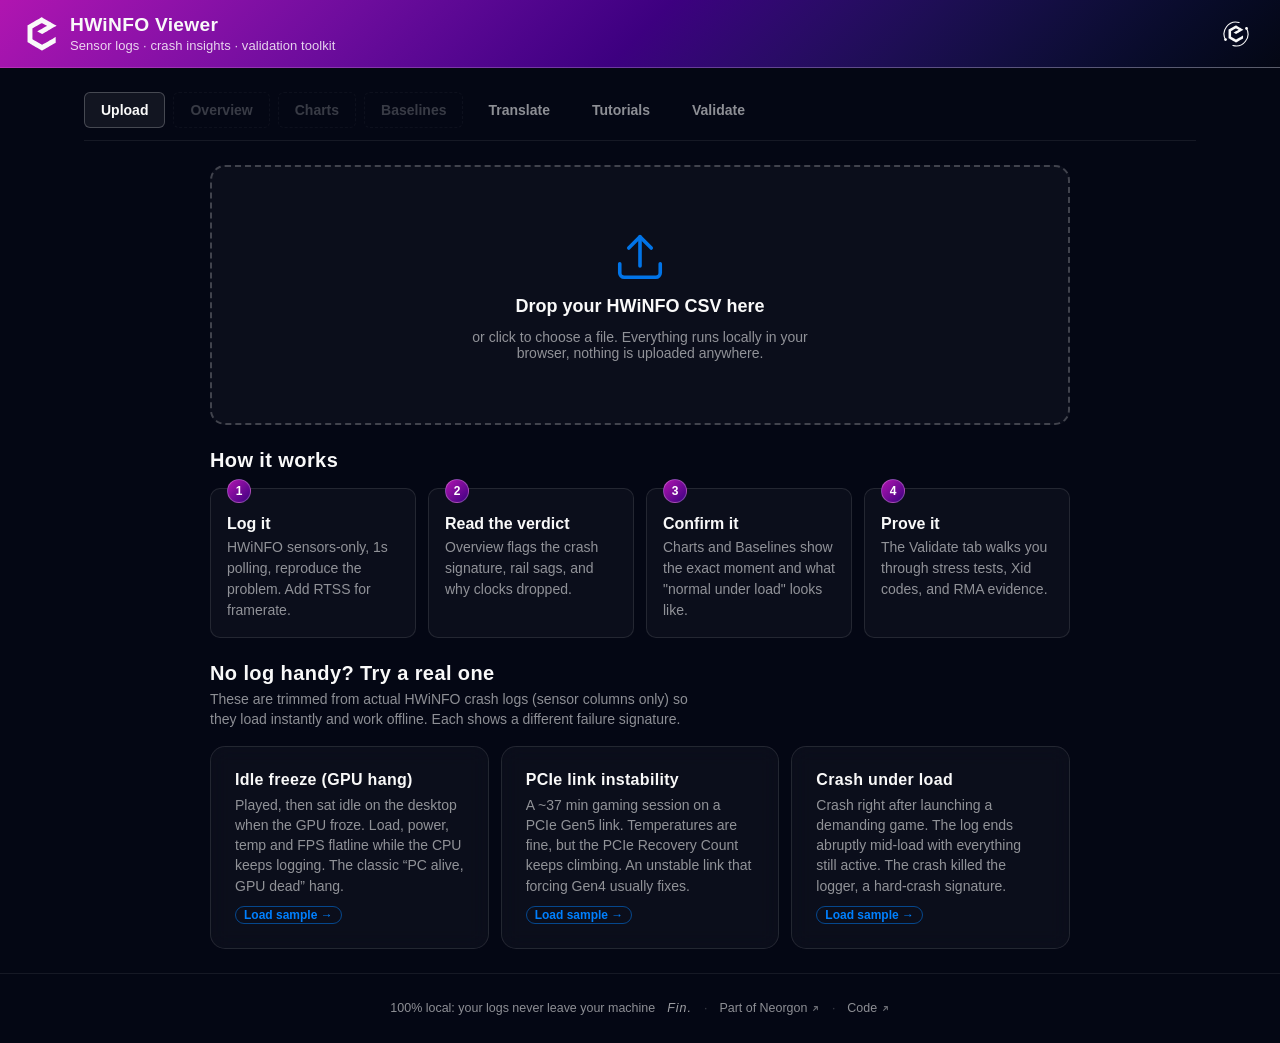
<file: index.html>
<!DOCTYPE html>
<html lang="en">
<head>
  <meta charset="UTF-8">
  <meta name="viewport" content="width=device-width, initial-scale=1.0">
  <link rel="icon" type="image/svg+xml" href="/favicon.svg">
  <link rel="icon" type="image/x-icon" href="/favicon.ico" sizes="16x16 32x32 48x48">
  <link rel="apple-touch-icon" sizes="180x180" href="/apple-touch-icon.png">
  <meta name="apple-mobile-web-app-title" content="HWiNFO Viewer">
  <link rel="manifest" href="/site.webmanifest">
  <meta name="neo-mark" content="on">
  <title>HWiNFO Viewer | Log visualizer & PC validation</title>
  <meta name="description" content="Drop a HWiNFO CSV to visualize GPU sensors, spot the crash, read performance-limit flags, and follow a phased toolkit to validate your whole PC, all in your browser, nothing uploaded">
  <meta property="og:title" content="HWiNFO Viewer: sensor log visualizer & PC validation toolkit">
  <meta property="og:description" content="Visualize hardware logs, find the crash, then prove it, stress tests, Xid codes, and RMA evidence. 100% local in your browser">
  <meta property="og:type" content="website">
  <meta property="og:url" content="https://hwinfo.neorgon.com/">
  <meta property="og:site_name" content="Neorgon">
  <meta name="twitter:card" content="summary_large_image">
  <meta name="twitter:title" content="HWiNFO Viewer: sensor log visualizer & PC validation toolkit">
  <meta name="twitter:description" content="Visualize hardware logs, find the crash, then prove it, all in your browser">
  <meta name="robots" content="index, follow">
  <link rel="canonical" href="https://hwinfo.neorgon.com/">
  <meta property="og:locale" content="en_US">
  <meta name="theme-color" content="#040714">
  <link rel="stylesheet" href="https://cdn.neorgon.org/v1.0.0/styles/base.css">
  <link rel="stylesheet" href="app/css/style.css">
  <!-- Neorgon Header Kit (vendored; ?header=live swaps CSS to CDN) -->
  <script>(function(){var m=location.search.match(/[?&]theme=([\w-]+)/)||document.cookie.match(/(?:^|;\s*)neo_theme=([\w-]+)/);if(m&&m[1]!=='default')document.documentElement.dataset.theme=decodeURIComponent(m[1]);})();</script>
  <link rel="stylesheet" href="css/neorgon-header.css">
  <link rel="stylesheet" href="css/neorgon-themes.css">
  <link rel="stylesheet" href="https://cdn.neorgon.org/v1.0.0/header/season.css">
  <script defer src="js/neorgon-header.js"></script>
  <meta name="neo-repo" content="energon-a-secas/hwinfo-viewer-site">
  <link rel="stylesheet" href="css/neorgon-footer.css">
  <script defer src="js/neorgon-footer.js"></script>
  <script type="application/ld+json">
  {
    "@context": "https://schema.org",
    "@type": "WebApplication",
    "name": "HWiNFO Viewer",
    "description": "Browser-based HWiNFO CSV log visualizer with load baselines, crash detection, performance-limit analysis, and a phased PC validation toolkit.",
    "url": "https://hwinfo.neorgon.com/",
    "applicationCategory": "DeveloperApplication",
    "operatingSystem": "Any",
    "offers": { "@type": "Offer", "price": "0", "priceCurrency": "USD" },
    "author": { "@type": "Organization", "name": "Neorgon", "url": "https://neorgon.com/" }
  }
  </script>
</head>
<body>

  <a class="skip-link" href="#main">Skip to content</a>

  <header class="header-bar" data-header-mode="content">
    <div class="header-logo">
      <a href="./" class="header-title-link">
        <img src="https://cdn.neorgon.org/v1.0.0/energon-classic-logo.png" class="header-logo-img" alt="">
        <div class="header-title-wrap">
        <h1>HWiNFO Viewer</h1>
        <div class="header-subtitle">Sensor logs · crash insights · validation toolkit</div>
      
        </div>
      </a>
    </div>
    <div class="header-right">
      <a class="header-home" href="https://neorgon.com/" title="neorgon.com" aria-label="Neorgon home">
        <svg class="nh-hub-icon" viewBox="0 0 24 24" fill="none" xmlns="http://www.w3.org/2000/svg" aria-hidden="true">
          <path d="M12 4.4 18.58 8.2 18.58 15.8 12 19.6 5.42 15.8 5.42 8.2Z" fill="currentColor" stroke="none"/>
          <g class="nh-orbit">
            <path d="M2.47 17.50 A11.0 11.0 0 0 1 14.85 1.37" fill="none" stroke="currentColor" stroke-width="1.05" stroke-linecap="round"/>
            <path d="M21.53 6.50 A11.0 11.0 0 0 1 9.15 22.63" fill="none" stroke="currentColor" stroke-width="1.05" stroke-linecap="round"/>
            <circle cx="21.71" cy="6.84" r="1.25" fill="currentColor"/>
            <circle cx="2.29" cy="17.16" r="1.25" fill="currentColor"/>
          </g>
        </svg>
      </a>
    </div>
  </header>

  <main id="main">
    <div class="container container--wide stack">

      <!-- File bar (shown after load) -->
      <div class="file-meta" id="fileBar" hidden></div>

      <!-- Tabs -->
      <nav class="tabs" aria-label="Views">
        <button class="tab active" data-view="upload">Upload</button>
        <button class="tab" data-view="overview" data-requires-data disabled title="Load a CSV to unlock">Overview</button>
        <button class="tab" data-view="charts" data-requires-data disabled title="Load a CSV to unlock">Charts</button>
        <button class="tab" data-view="baselines" data-requires-data disabled title="Load a CSV to unlock">Baselines</button>
        <button class="tab" data-view="translate">Translate</button>
        <button class="tab" data-view="tutorials">Tutorials</button>
        <button class="tab" data-view="validate">Validate</button>
        <button class="btn btn--ghost btn--sm" id="resetBtn" style="margin-left:auto" hidden>Load another</button>
      </nav>

      <!-- ── Upload view ── -->
      <section class="view" data-view="upload" aria-label="Upload">
        <div class="stack">
          <div class="dropzone" id="dropzone" role="button" tabindex="0" aria-label="Upload a HWiNFO CSV file">
            <svg class="dropzone__icon" viewBox="0 0 24 24" fill="none" stroke="currentColor" stroke-width="1.6" stroke-linecap="round" stroke-linejoin="round">
              <path d="M21 15v4a2 2 0 0 1-2 2H5a2 2 0 0 1-2-2v-4"/><path d="M17 8l-5-5-5 5"/><path d="M12 3v13"/>
            </svg>
            <div class="dropzone__title">Drop your HWiNFO CSV here</div>
            <div class="dropzone__hint">or click to choose a file. Everything runs locally in your browser, nothing is uploaded anywhere.</div>
          </div>
          <input type="file" id="fileInput" accept=".csv,.CSV,text/csv" hidden>

          <section class="section">
            <div class="section__titles">
              <h2 class="section__title">How it works</h2>
            </div>
            <div class="steps">
              <div class="step">
                <span class="step__num">1</span>
                <div class="step__title">Log it</div>
                <p class="step__text">HWiNFO sensors-only, 1s polling, reproduce the problem. Add RTSS for framerate.</p>
              </div>
              <div class="step">
                <span class="step__num">2</span>
                <div class="step__title">Read the verdict</div>
                <p class="step__text">Overview flags the crash signature, rail sags, and why clocks dropped.</p>
              </div>
              <div class="step">
                <span class="step__num">3</span>
                <div class="step__title">Confirm it</div>
                <p class="step__text">Charts and Baselines show the exact moment and what "normal under load" looks like.</p>
              </div>
              <div class="step">
                <span class="step__num">4</span>
                <div class="step__title">Prove it</div>
                <p class="step__text">The Validate tab walks you through stress tests, Xid codes, and RMA evidence.</p>
              </div>
            </div>
          </section>

          <section class="section">
            <div class="section__titles">
              <h2 class="section__title">No log handy? Try a real one</h2>
              <p class="section__lead">These are trimmed from actual HWiNFO crash logs (sensor columns only) so they load instantly and work offline. Each shows a different failure signature.</p>
            </div>
            <div id="sampleList" style="display:grid;grid-template-columns:repeat(auto-fill,minmax(250px,1fr));gap:var(--space-3)"></div>
          </section>
        </div>
      </section>

      <!-- ── Overview view ── -->
      <section class="view" data-view="overview" hidden aria-label="Overview">
        <div class="stack">
          <section class="section">
            <div class="section__titles">
              <h2 class="section__title">Insights</h2>
              <p class="section__lead">Automatic read of the log: crash signature, PCIe stability, power delivery, and thermals.</p>
            </div>
            <div class="sev-summary" id="insightSummary"></div>
            <div id="insights"></div>
          </section>
          <section class="section">
            <div class="section__titles">
              <h2 class="section__title">Key numbers</h2>
              <p class="section__lead">Peaks and lows for the sensors that matter most. Colored borders flag values worth a second look.</p>
            </div>
            <div class="stat-grid" id="statGrid"></div>
          </section>
        </div>
      </section>

      <!-- ── Charts view ── -->
      <section class="view" data-view="charts" hidden aria-label="Charts">
        <section class="section">
          <div class="section__titles">
            <h2 class="section__title">Time series</h2>
            <p class="section__lead">
              Each line is normalized to its own range (0–100% of that sensor's min–max), so different units overlay cleanly.
              Hover for exact values.
            </p>
          </div>
          <div class="chips" id="chips"></div>
          <div class="card" style="padding:var(--space-4)">
            <div class="chart-wrap">
              <canvas class="chart-canvas" id="chartCanvas"></canvas>
              <div class="chart-tooltip" id="chartTooltip"></div>
            </div>
            <div class="zone-legend" aria-hidden="true">
              <span class="zone-legend__label">Load zones:</span>
              <span class="zone-legend__item"><i class="zl-swatch zl-idle"></i>idle</span>
              <span class="zone-legend__item"><i class="zl-swatch zl-low"></i>low</span>
              <span class="zone-legend__item"><i class="zl-swatch zl-medium"></i>medium</span>
              <span class="zone-legend__item"><i class="zl-swatch zl-high"></i>high</span>
              <span class="zone-legend__sep"></span>
              <span class="zone-legend__item"><i class="zl-hang"></i>hang marker</span>
            </div>
          </div>
        </section>
      </section>

      <!-- ── Baselines view ── -->
      <section class="view" data-view="baselines" hidden aria-label="Baselines">
        <div class="stack">
          <section class="section">
            <div class="section__titles">
              <h2 class="section__title">Load distribution</h2>
              <p class="section__lead" id="baselineBasis">Load zones computed from GPU utilization.</p>
            </div>
            <div class="stat-grid" id="zoneSummary"></div>
          </section>
          <section class="section">
            <div class="section__titles">
              <h2 class="section__title">Baseline by load zone</h2>
              <p class="section__lead">Average <span class="muted">/ peak</span> for each sensor, split by how hard the GPU was working. Use it to tell "normal under load" from "something's off."</p>
            </div>
            <div class="table-scroll">
              <table class="data">
                <thead><tr>
                  <th>Sensor</th>
                  <th><span class="zone-pill zone-idle">Idle</span></th>
                  <th><span class="zone-pill zone-low">Low</span></th>
                  <th><span class="zone-pill zone-medium">Medium</span></th>
                  <th><span class="zone-pill zone-high">High</span></th>
                </tr></thead>
                <tbody id="baselineTable"></tbody>
              </table>
            </div>
          </section>
        </div>
      </section>

      <!-- ── Translate view ── -->
      <section class="view" data-view="translate" hidden aria-label="Translate">
        <section class="section">
          <div class="section__titles">
            <h2 class="section__title">Translate the metrics</h2>
            <p class="section__lead">What every sensor actually means, what's normal, and what should worry you. Load a log and matching rows get tagged <span class="badge badge--gpu">detected</span> with your values.</p>
          </div>
          <input type="search" class="search-input" id="glossarySearch" placeholder="Search metrics… (e.g. junction, 12V, performance limit)">
          <div class="table-scroll">
            <table class="data">
              <thead><tr><th>Sensor</th><th>Plain meaning</th><th>Normal &amp; red flags</th></tr></thead>
              <tbody id="glossaryTable"></tbody>
            </table>
          </div>
        </section>
      </section>

      <!-- ── Tutorials view ── -->
      <section class="view" data-view="tutorials" hidden aria-label="Tutorials">
        <section class="section">
          <div class="section__titles">
            <h2 class="section__title">Tool tutorials</h2>
            <p class="section__lead">Short, no-fluff guides for the tools that produce and confirm these logs. Each ends with the one thing to look for. For the full validation workflow, see the <strong>Validate</strong> tab.</p>
          </div>
          <div class="accordion" id="tutorials"></div>
        </section>
      </section>

      <!-- ── Validate view ── -->
      <section class="view" data-view="validate" hidden aria-label="Validate">
        <div class="stack">
          <section class="section">
            <div class="section__titles">
              <h2 class="section__title">The validation toolkit</h2>
              <p class="section__lead">
                A phased workflow for testing and validating your PC, from capturing the log to an RMA-grade
                evidence pack. Every tool states what it actually proves, so you know when you're done.
              </p>
            </div>
            <div id="validateRoot" class="stack"></div>
          </section>
          <section class="section">
            <div class="section__titles">
              <h2 class="section__title">NVIDIA Xid codes worth knowing</h2>
              <p class="section__lead">
                When the driver reports a hardware error it logs an <strong>Xid</strong> code, find them in
                Windows Event Viewer (source <code>nvlddmkm</code>) or <code>journalctl -k</code> on Linux.
                These are the ones that matter for a crash investigation.
              </p>
            </div>
            <div class="table-scroll">
              <table class="data">
                <thead><tr><th>Code</th><th>Meaning</th><th>Points to</th><th>Notes</th></tr></thead>
                <tbody id="xidTable"></tbody>
              </table>
            </div>
          </section>
        </div>
      </section>

    </div>
  </main>

  <footer class="neo-footer" data-footer-mode="minimal">
    100% local: your logs never leave your machine
  </footer>

  <script src="app/js/glossary.js"></script>
  <script src="app/js/samples.js"></script>
  <script src="app/js/parse.js"></script>
  <script src="app/js/analyze.js"></script>
  <script src="app/js/charts.js"></script>
  <script src="app/js/validate.js"></script>
  <script src="app/js/ui.js"></script>
  <script src="app/js/app.js"></script>
</body>
</html>
</file>
<file: app/css/style.css>
/* ── Reset & base ──────────────────────────────────────────── */
*, *::before, *::after { margin: 0; padding: 0; box-sizing: border-box; }

/*
 * ── Design tokens ─────────────────────────────────────────────
 *
 *  Colors
 *  bg:                 #040714
 *  surface-1 (cards):  rgba(255,255,255,.03)
 *  surface-2 (hover):  rgba(255,255,255,.06)
 *  border-subtle:      rgba(255,255,255,.07)
 *  border:             rgba(255,255,255,.1)
 *  border-strong:      rgba(255,255,255,.22)
 *  blue accent:        #0063e5
 *  blue accent bright: #0080ff
 *  text primary:       #f9f9f9
 *  text secondary:     #cacaca
 *  text muted:         rgba(255,255,255,.55)
 *  header gradient:    in oklch 135deg, #B015B0 0%, #3D0080 50%, #040714 100%
 *
 *  Typography scale (rem)
 *  --text-xs: 0.75    --text-sm: 0.875   --text-base: 1
 *  --text-lg: 1.125   --text-xl: 1.25    --text-2xl: 1.5
 *  font stack: 'Avenir Next', -apple-system, BlinkMacSystemFont,
 *              'Segoe UI', Roboto, Oxygen, Ubuntu, Cantarell, sans-serif
 *
 *  Spacing scale (4px grid)
 *  --space-1: 4px   --space-2: 8px   --space-3: 12px   --space-4: 16px
 *  --space-6: 24px  --space-8: 32px
 *
 *  Radii
 *  --radius-sm: 6px   --radius: 10px   --radius-lg: 15px
 *
 *  Easing
 *  --ease-snap: cubic-bezier(0.34, 1.56, 0.64, 1)  (spring/overshoot)
 *  --dur-fast: 120ms   --dur: 200ms
 *
 *  UI primitives
 *  --control-height: 44px   (touch minimum)
 *  --control-height-sm: 36px
 *  --z-sticky-header: 200   --z-modal: 400   --z-toast: 500
 */

:root {
  --bg: #040714;
  --surface-1: rgba(255,255,255,.03);
  --surface-2: rgba(255,255,255,.06);
  --surface-toast: #1a1730;
  --border-subtle: rgba(255,255,255,.07);
  --border: rgba(255,255,255,.1);
  --border-strong: rgba(255,255,255,.22);
  --text-primary: #f9f9f9;
  --text-secondary: #cacaca;
  --text-muted: rgba(255,255,255,.55);
  --accent: #0063e5;
  --accent-bright: #0080ff;
  --danger: #e11d48;
  --danger-hover: #f43f5e;
  --font: 'Avenir Next', -apple-system, BlinkMacSystemFont, 'Segoe UI', Roboto, Oxygen, Ubuntu, Cantarell, sans-serif;
  --text-xs: 0.75rem; --text-sm: 0.875rem; --text-base: 1rem;
  --text-lg: 1.125rem; --text-xl: 1.25rem; --text-2xl: 1.5rem;
  --space-1: 4px; --space-2: 8px; --space-3: 12px; --space-4: 16px;
  --space-6: 24px; --space-8: 32px;
  --radius-sm: 6px; --radius: 10px; --radius-lg: 15px;
  --ease-snap: cubic-bezier(0.34, 1.56, 0.64, 1);
  --dur-fast: 120ms; --dur: 200ms;
  --control-height: 44px;
  --control-height-sm: 36px;
  --shadow-card: 0 12px 28px rgba(15, 23, 42, 0.5);
  --shadow-modal: 0 24px 48px rgba(2, 6, 23, 0.58);
  --z-sticky-header: 200;
  --z-modal: 400;
  --z-toast: 500;
}

html { height: 100%; }
body {
  font-family: var(--font);
  background: var(--bg);
  min-height: 100%;
  color: var(--text-primary);
  display: flex; flex-direction: column;
}

body.modal-open {
  overflow: hidden;
}

main#main {
  flex: 1;
  display: flex;
  flex-direction: column;
  min-height: 0;
  width: 100%;
}

/* ── Layout ────────────────────────────────────────────────── */
/*
 * GOTCHA: body { display:flex; flex-direction:column } + margin: 0 auto
 * on a child collapses its width — always pair with width: 100%.
 *
 * GOTCHA: External images (YouTube ggpht, Gravatar, etc.) may block loading
 * when the Referer header points to localhost or an unknown origin. Fix:
 * 1. Add <meta name="referrer" content="no-referrer"> in <head> (global)
 * 2. Or add referrerpolicy="no-referrer" on each <img> tag
 */
.container {
  max-width: 900px;
  width: 100%;
  margin: 0 auto;
  padding: var(--space-6);
  flex: 1;
}

/* Vertical rhythm: use inside .container or nested regions */
.stack {
  display: flex;
  flex-direction: column;
  gap: var(--space-6);
}
.stack--tight { gap: var(--space-4); }
.stack--loose { gap: var(--space-8); }

/* Page section: title row + body (replaces “card everything” for grouping) */
.section {
  display: flex;
  flex-direction: column;
  gap: var(--space-4);
}
.section__header {
  display: flex;
  flex-wrap: wrap;
  align-items: flex-end;
  justify-content: space-between;
  gap: var(--space-4);
}
.section__titles {
  display: flex;
  flex-direction: column;
  gap: var(--space-1);
  min-width: 0;
}
.section__title {
  font-size: var(--text-xl);
  font-weight: 600;
  letter-spacing: 0.02em;
  color: var(--text-primary);
}
.section__lead {
  font-size: var(--text-sm);
  color: var(--text-muted);
  line-height: 1.45;
  max-width: 52ch;
}
.section__lead code {
  font-family: ui-monospace, SFMono-Regular, Menlo, Monaco, Consolas, "Liberation Mono", monospace;
  font-size: 0.92em;
  color: var(--text-secondary);
}
.stack > .card { margin-bottom: 0; }
.toolbar {
  display: flex;
  flex-wrap: wrap;
  align-items: center;
  gap: var(--space-2);
}

/* Header layout is owned by the Neorgon Header Kit (css/neorgon-header.css) */
nav {
  display: flex;
  align-items: center;
  gap: var(--space-2);
}

/* ── Buttons (canonical) ─────────────────────────────────────
 * Use .btn + a variant. Aliases: .nav-link = toolbar ghost; .auth-* map below.
 */
.btn {
  display: inline-flex;
  align-items: center;
  justify-content: center;
  gap: var(--space-2);
  min-height: var(--control-height);
  padding: 0 var(--space-4);
  border-radius: var(--radius-sm);
  font-family: inherit;
  font-size: var(--text-sm);
  font-weight: 600;
  line-height: 1.2;
  text-decoration: none;
  cursor: pointer;
  border: 1px solid transparent;
  background: transparent;
  color: var(--text-primary);
  transition:
    background-color var(--dur),
    color var(--dur),
    border-color var(--dur),
    box-shadow var(--dur),
    transform var(--dur-fast);
  -webkit-tap-highlight-color: transparent;
}
.btn:disabled,
.btn[aria-disabled="true"] {
  opacity: 0.45;
  cursor: not-allowed;
  pointer-events: none;
}
.btn--sm {
  min-height: var(--control-height-sm);
  padding: 0 var(--space-3);
  font-size: var(--text-xs);
}
.btn--block { width: 100%; }
.btn--icon {
  min-width: var(--control-height);
  padding: 0;
}
.btn--primary {
  background: var(--accent);
  color: #fff;
  border-color: transparent;
}
.btn--primary:hover { background: var(--accent-bright); }
.btn--secondary {
  background: var(--surface-2);
  color: var(--text-primary);
  border-color: var(--border-strong);
}
.btn--secondary:hover {
  background: rgba(255, 255, 255, 0.1);
}
.btn--ghost {
  background: transparent;
  color: rgba(255,255,255,0.92);
  border-color: rgba(255,255,255,0.18);
}
.btn--ghost:hover {
  background: rgba(255,255,255,0.1);
  color: #fff;
}
.btn--danger {
  background: var(--danger);
  color: #fff;
  border-color: transparent;
}
.btn--danger:hover { background: var(--danger-hover); }

/* Toolbar ghost (header nav) — same as .btn.btn--ghost.btn--sm */
.nav-link {
  display: inline-flex;
  align-items: center;
  justify-content: center;
  min-height: var(--control-height);
  padding: 0 var(--space-3);
  border: 1px solid rgba(255,255,255,0.18);
  border-radius: var(--radius-sm);
  background: transparent;
  color: rgba(255,255,255,0.92);
  cursor: pointer;
  font-family: inherit;
  font-size: var(--text-sm);
  font-weight: 600;
  transition: background-color var(--dur), color var(--dur), border-color var(--dur);
}
.nav-link:hover {
  background: rgba(255,255,255,0.1);
  color: #fff;
}

.auth-toggle {
  display: flex;
  align-items: center;
  justify-content: center;
  min-width: var(--control-height);
  min-height: var(--control-height);
  padding: 0;
  border: 1px solid rgba(255,255,255,0.18);
  border-radius: var(--radius-sm);
  background: transparent;
  color: rgba(255,255,255,0.92);
  cursor: pointer;
  font-family: inherit;
  transition: background-color var(--dur), color var(--dur), border-color var(--dur);
}
.auth-toggle:hover {
  background: rgba(255,255,255,0.1);
  color: #fff;
}
.auth-toggle svg {
  width: 22px;
  height: 22px;
  flex-shrink: 0;
  display: block;
}
.auth-toggle.logged-in { color: var(--accent); }
.auth-toggle.logged-in svg circle:nth-of-type(2) {
  fill: currentColor;
  stroke: none;
}

/* ── Sheet (inline panel under header) — not a modal ─────────
 * Use for auth, filters, compact forms. No backdrop; page scrolls.
 * For blocking overlays use .modal below.
 */
.auth-panel {
  background: rgba(255,255,255,0.02);
  border-bottom: 1px solid var(--border-subtle);
  max-height: 0;
  overflow: hidden;
  transition: max-height 0.3s ease-out;
}
.auth-panel.open { max-height: 300px; }
.auth-panel-inner {
  padding: var(--space-6);
  max-width: 400px;
  margin: 0 auto;
}
.auth-tabs {
  display: flex;
  gap: var(--space-2);
  margin-bottom: var(--space-4);
}
.auth-tab {
  flex: 1;
  min-height: var(--control-height-sm);
  padding: 0 var(--space-4);
  border: 1px solid var(--border);
  border-radius: var(--radius-sm);
  background: transparent;
  color: var(--text-muted);
  cursor: pointer;
  font-family: inherit;
  font-size: var(--text-sm);
  font-weight: 600;
  transition: background-color var(--dur), color var(--dur), border-color var(--dur);
}
.auth-tab.active {
  background: var(--surface-2);
  color: var(--text-primary);
  border-color: var(--border-strong);
}
.auth-form input {
  width: 100%;
  padding: var(--space-3) var(--space-4);
  margin-bottom: var(--space-3);
  border: 1px solid var(--border);
  border-radius: var(--radius-sm);
  background: var(--surface-1);
  color: var(--text-primary);
  font-size: var(--text-sm);
  font-family: inherit;
}
.auth-submit {
  width: 100%;
  min-height: var(--control-height);
  padding: 0 var(--space-4);
  border: none;
  border-radius: var(--radius-sm);
  background: var(--accent);
  color: #fff;
  font-family: inherit;
  font-weight: 600;
  font-size: var(--text-sm);
  cursor: pointer;
  transition: background-color var(--dur);
}
.auth-submit:hover { background: var(--accent-bright); }
#authUser {
  display: flex;
  align-items: center;
  justify-content: space-between;
  gap: var(--space-4);
}
.auth-username {
  color: var(--text-primary);
  font-weight: 600;
}
.auth-logout {
  min-height: var(--control-height-sm);
  padding: 0 var(--space-3);
  border: 1px solid var(--border);
  border-radius: var(--radius-sm);
  background: transparent;
  color: var(--text-muted);
  cursor: pointer;
  font-family: inherit;
  font-size: var(--text-sm);
  font-weight: 600;
  transition: background-color var(--dur), color var(--dur), border-color var(--dur);
}
.auth-logout:hover {
  background: var(--surface-2);
  color: var(--text-primary);
}
.auth-divider {
  height: 1px;
  background: var(--border-subtle);
}

/* ── Modal (blocking overlay) ──────────────────────────────── */
.modal[hidden] {
  display: none !important;
}
.modal {
  position: fixed;
  inset: 0;
  z-index: var(--z-modal);
  display: flex;
  align-items: center;
  justify-content: center;
  padding: var(--space-4);
}
.modal__backdrop {
  position: absolute;
  inset: 0;
  background: rgba(2, 4, 12, 0.72);
  backdrop-filter: blur(4px);
}
.modal__dialog {
  position: relative;
  z-index: 1;
  display: flex;
  flex-direction: column;
  width: min(100%, 440px);
  max-height: min(88vh, 560px);
  overflow: hidden;
  background: var(--surface-1);
  border: 1px solid var(--border-strong);
  border-radius: var(--radius-lg);
  box-shadow: var(--shadow-modal);
}
.modal__header {
  display: flex;
  align-items: center;
  justify-content: space-between;
  gap: var(--space-4);
  padding: var(--space-4) var(--space-6);
  border-bottom: 1px solid var(--border-subtle);
}
.modal__header h2 {
  font-size: var(--text-lg);
  font-weight: 600;
  color: var(--text-primary);
}
.modal__body {
  padding: var(--space-6);
  overflow: auto;
  font-size: var(--text-sm);
  color: var(--text-secondary);
  line-height: 1.55;
}
.modal__body code {
  font-family: ui-monospace, SFMono-Regular, Menlo, Monaco, Consolas, "Liberation Mono", monospace;
  font-size: 0.9em;
  color: var(--text-primary);
}
.modal__footer {
  display: flex;
  flex-wrap: wrap;
  justify-content: flex-end;
  gap: var(--space-2);
  padding: var(--space-4) var(--space-6);
  border-top: 1px solid var(--border-subtle);
}

/* ── Card ──────────────────────────────────────────────────── */
/*
 * GOTCHA: backdrop-filter creates a stacking context — dropdowns inside
 * a card can be clipped by a later card's stacking context. Fix by adding
 * position: relative; z-index: 10 to the card that owns the open dropdown.
 *
 * Default: static surface (no hover lift — avoids generic “dashboard demo”).
 * Use .card--interactive for raised hover + entrance motion.
 *
 * GOTCHA: a <button> or <a> used AS a card does not inherit body text color —
 * buttons default to canvas text (near-black), rendering invisible on the dark
 * bg. When a card is an interactive element, set color: var(--text-primary)
 * and font-family: var(--font) explicitly on it.
 */
.card {
  background: var(--surface-1);
  border: 1px solid var(--border);
  border-radius: var(--radius-lg);
  padding: var(--space-6);
  margin-bottom: var(--space-6);
  backdrop-filter: blur(10px);
  transition: border-color var(--dur), box-shadow var(--dur);
}
.card:hover {
  border-color: var(--border-strong);
  box-shadow: 0 8px 20px rgba(15, 23, 42, 0.45);
}
.card--interactive {
  transition:
    transform var(--dur) ease-out,
    box-shadow var(--dur) ease-out,
    border-color var(--dur);
  animation: fadeIn 0.35s ease-out both;
}
.card--interactive:hover {
  transform: translateY(-3px);
  box-shadow: var(--shadow-card);
  border-color: var(--border-strong);
}
.card--enter {
  animation: fadeIn 0.35s ease-out both;
}
.card--flat:hover {
  box-shadow: none;
}

/* ── Button press feedback ─────────────────────────────────── */
button:active,
.btn:active,
.nav-link:active,
.auth-toggle:active,
.auth-tab:active,
.auth-submit:active,
.auth-logout:active {
  transform: scale(0.98);
  transition-duration: var(--dur-fast);
}

@keyframes fadeIn {
  from { opacity: 0; transform: translateY(6px); }
  to   { opacity: 1; transform: translateY(0); }
}

/* ── Skeleton loading ──────────────────────────────────────── */
@keyframes shimmer { to { background-position: -200% 0; } }
.skeleton {
  background: linear-gradient(90deg, var(--surface-1) 25%, var(--surface-2) 50%, var(--surface-1) 75%);
  background-size: 200% 100%;
  animation: shimmer 1.5s ease-in-out infinite;
  border-radius: var(--radius);
}

/* ── Toast ─────────────────────────────────────────────────── */
.toast {
  position: fixed;
  bottom: var(--space-6);
  right: var(--space-6);
  z-index: var(--z-toast);
  max-width: min(360px, calc(100vw - var(--space-8)));
  background: var(--surface-toast);
  border: 1px solid var(--border);
  border-radius: var(--radius);
  padding: var(--space-3) var(--space-4);
  font-size: var(--text-sm);
  color: var(--text-primary);
  box-shadow: var(--shadow-card);
  pointer-events: none;
  transform: translateY(8px);
  opacity: 0;
  transition: opacity 0.2s ease-out, transform 0.2s ease-out;
}
.toast.visible {
  opacity: 1;
  transform: translateY(0);
}

/* ── Footer ────────────────────────────────────────────────── */
.info-footer {
  text-align: center;
  padding: var(--space-6) var(--space-6) 28px;
  color: var(--text-muted);
  font-size: .78em;
  line-height: 1.8;
  border-top: 1px solid var(--border-subtle);
  margin-top: var(--space-8);
}
.footer-link {
  color: var(--text-muted);
  text-decoration: none;
  transition: color var(--dur);
}
.footer-link:hover,
.footer-link:focus-visible {
  color: var(--text-secondary);
  text-decoration: underline;
}

/* ── Focus styles ──────────────────────────────────────────── */
:focus-visible {
  outline: 2px solid var(--accent-bright);
  outline-offset: 2px;
}

/* ── Skip link ─────────────────────────────────────────────── */
.skip-link {
  position: absolute;
  top: -100%;
  left: var(--space-4);
  z-index: 1000;
  padding: var(--space-2) var(--space-4);
  background: var(--accent-bright);
  color: #000;
  font-weight: 600;
  font-size: var(--text-sm);
  border-radius: 0 0 var(--radius-sm) var(--radius-sm);
  text-decoration: none;
  transition: top var(--dur);
}
.skip-link:focus { top: 0; }

/* ── Reduced motion ────────────────────────────────────────── */
@media (prefers-reduced-motion: reduce) {
  *, *::before, *::after {
    animation-duration: 0.01ms !important;
    animation-iteration-count: 1 !important;
    transition: none !important;
  }
  .card--interactive:hover { transform: none; }
}

/* ── Responsive ────────────────────────────────────────────── */
@media (max-width: 600px) {
  .container { padding: var(--space-4); }
  .toast {
    left: var(--space-4);
    right: var(--space-4);
    max-width: none;
  }
}

/* ════════════════════════════════════════════════════════════
   LogScope — app-specific styles
   ════════════════════════════════════════════════════════════ */

.container--wide { max-width: 1160px; }

/* ── Readable widths ──────────────────────────────────────────
 * The wide container is great for charts and tables, but prose and
 * card blocks get uncomfortably long and hug the left edge on big
 * screens. Cap the text-heavy views to a centered reading column;
 * leave Charts and Baselines full-width where the space is needed.
 */
.view[data-view="upload"] > .stack { max-width: 860px; }
.view[data-view="overview"] > .stack { max-width: 1000px; }
.view[data-view="tutorials"] > .section,
.view[data-view="translate"] > .section { max-width: 900px; }
.view[data-view="upload"] > .stack,
.view[data-view="overview"] > .stack,
.view[data-view="tutorials"] > .section,
.view[data-view="translate"] > .section {
  width: 100%;
  margin-inline: auto;
}
/* Let lead copy fill the narrower column instead of a thin left ribbon. */
.view[data-view="upload"] .section__lead,
.view[data-view="overview"] .section__lead { max-width: 64ch; }

/* ── Tabs (view switcher) ──────────────────────────────────── */
.tabs {
  display: flex;
  flex-wrap: wrap;
  gap: var(--space-2);
  border-bottom: 1px solid var(--border-subtle);
  padding-bottom: var(--space-3);
}
.tab {
  min-height: var(--control-height-sm);
  padding: 0 var(--space-4);
  border: 1px solid transparent;
  border-radius: var(--radius-sm);
  background: transparent;
  color: var(--text-muted);
  cursor: pointer;
  font-family: inherit;
  font-size: var(--text-sm);
  font-weight: 600;
  transition: background-color var(--dur), color var(--dur), border-color var(--dur);
}
.tab:hover { color: var(--text-secondary); background: var(--surface-1); }
.tab.active {
  color: var(--text-primary);
  background: var(--surface-2);
  border-color: var(--border-strong);
}
.tab:disabled {
  opacity: 0.38;
  cursor: not-allowed;
  border: 1px dashed var(--border);
  background: transparent;
}
.tab:disabled:hover { color: var(--text-muted); background: transparent; }
.tab[hidden] { display: none; }

.view[hidden] { display: none; }

/* ── Dropzone ──────────────────────────────────────────────── */
.dropzone {
  display: flex;
  flex-direction: column;
  align-items: center;
  justify-content: center;
  gap: var(--space-3);
  text-align: center;
  padding: var(--space-8);
  min-height: 260px;
  border: 2px dashed var(--border-strong);
  border-radius: var(--radius-lg);
  background: var(--surface-1);
  color: var(--text-secondary);
  cursor: pointer;
  transition: border-color var(--dur), background var(--dur), transform var(--dur-fast);
}
.dropzone:hover { border-color: var(--accent-bright); background: var(--surface-2); }
.dropzone.dragover {
  border-color: var(--accent-bright);
  background: rgba(0, 128, 255, 0.08);
  transform: scale(1.005);
}
.dropzone__icon {
  width: 54px; height: 54px;
  color: var(--accent-bright);
  opacity: 0.9;
}
.dropzone__title { font-size: var(--text-lg); font-weight: 600; color: var(--text-primary); }
.dropzone__hint { font-size: var(--text-sm); color: var(--text-muted); max-width: 46ch; }

/* ── Stat grid ─────────────────────────────────────────────── */
.stat-grid {
  display: grid;
  grid-template-columns: repeat(auto-fill, minmax(180px, 1fr));
  gap: var(--space-3);
}
.stat {
  background: var(--surface-1);
  border: 1px solid var(--border);
  border-radius: var(--radius);
  padding: var(--space-4);
  display: flex;
  flex-direction: column;
  gap: 2px;
}
.stat__label {
  font-size: var(--text-xs);
  color: var(--text-muted);
  text-transform: uppercase;
  letter-spacing: 0.06em;
}
.stat__value {
  font-size: var(--text-2xl);
  font-weight: 700;
  color: var(--text-primary);
  font-variant-numeric: tabular-nums;
  line-height: 1.1;
}
.stat__value .unit { font-size: var(--text-sm); font-weight: 600; color: var(--text-muted); margin-left: 3px; }
.stat__sub { font-size: var(--text-xs); color: var(--text-secondary); }
.stat--ok { border-color: rgba(34, 197, 94, 0.4); }
.stat--warn { border-color: rgba(245, 158, 11, 0.45); }
.stat--bad { border-color: rgba(225, 29, 72, 0.55); }
.stat--ok .stat__value { color: #4ade80; }
.stat--warn .stat__value { color: #fbbf24; }
.stat--bad .stat__value { color: #fb7185; }

/* ── Insight cards ─────────────────────────────────────────── */
.insight {
  display: flex;
  gap: var(--space-4);
  align-items: flex-start;
  padding: var(--space-4);
  border: 1px solid var(--border);
  border-left-width: 4px;
  border-radius: var(--radius);
  background: var(--surface-1);
}
.insight + .insight { margin-top: var(--space-3); }
.insight__icon {
  flex-shrink: 0;
  width: 34px; height: 34px;
  display: flex; align-items: center; justify-content: center;
  border-radius: 50%;
  font-size: 1.05rem;
}
.insight__body { min-width: 0; }
.insight__title { font-weight: 600; color: var(--text-primary); font-size: var(--text-base); }
.insight__desc { font-size: var(--text-sm); color: var(--text-secondary); line-height: 1.5; margin-top: 3px; }
.insight__desc strong { color: var(--text-primary); }
.insight--critical { border-left-color: var(--danger); }
.insight--critical .insight__icon { background: rgba(225, 29, 72, 0.16); color: #fb7185; }
.insight--warn { border-left-color: #f59e0b; }
.insight--warn .insight__icon { background: rgba(245, 158, 11, 0.16); color: #fbbf24; }
.insight--ok { border-left-color: #22c55e; }
.insight--ok .insight__icon { background: rgba(34, 197, 94, 0.16); color: #4ade80; }
.insight--info { border-left-color: var(--accent-bright); }
.insight--info .insight__icon { background: rgba(0, 128, 255, 0.16); color: var(--accent-bright); }

/* ── Chart ─────────────────────────────────────────────────── */
.chart-wrap {
  position: relative;
  width: 100%;
}
.chart-canvas {
  width: 100%;
  height: 420px;
  display: block;
  border-radius: var(--radius-sm);
  touch-action: none;
}
@media (max-width: 720px) { .chart-canvas { height: 300px; } }
.chart-tooltip {
  position: absolute;
  pointer-events: none;
  z-index: 5;
  background: var(--surface-toast);
  border: 1px solid var(--border-strong);
  border-radius: var(--radius-sm);
  padding: var(--space-2) var(--space-3);
  font-size: var(--text-xs);
  color: var(--text-primary);
  line-height: 1.5;
  box-shadow: var(--shadow-card);
  white-space: nowrap;
  opacity: 0;
  transition: opacity var(--dur-fast);
}
.chart-tooltip.visible { opacity: 1; }
.chart-tooltip .tt-time { color: var(--text-muted); margin-bottom: 2px; }
.chart-tooltip .tt-row { display: flex; align-items: center; gap: 6px; }
.chart-tooltip .tt-dot { width: 9px; height: 9px; border-radius: 2px; flex-shrink: 0; }

/* ── Metric chips (series toggles) ─────────────────────────── */
.chips { display: flex; flex-wrap: wrap; gap: var(--space-2); }
.chip {
  position: relative;
  display: inline-flex;
  align-items: center;
  gap: 7px;
  min-height: var(--control-height-sm);
  padding: 0 var(--space-3);
  border: 1px solid var(--border);
  border-radius: 999px;
  background: var(--surface-1);
  color: var(--text-muted);
  cursor: pointer;
  font-family: inherit;
  font-size: var(--text-xs);
  font-weight: 600;
  transition: background var(--dur), color var(--dur), border-color var(--dur);
}
.chip:hover { color: var(--text-secondary); border-color: var(--border-strong); }
.chip.active { color: var(--text-primary); background: var(--surface-2); border-color: var(--border-strong); }
.chip__dot { width: 10px; height: 10px; border-radius: 3px; flex-shrink: 0; opacity: 0.35; }
.chip.active .chip__dot { opacity: 1; }

/* Hover/focus tooltip: a short "what is this sensor?" note. */
.chip[data-tip]::after {
  content: attr(data-tip);
  position: absolute;
  bottom: calc(100% + 8px);
  left: 50%;
  transform: translateX(-50%) translateY(4px);
  width: max-content;
  max-width: 260px;
  white-space: normal;
  text-align: left;
  background: var(--surface-toast);
  border: 1px solid var(--border-strong);
  border-radius: var(--radius-sm);
  padding: var(--space-2) var(--space-3);
  font-size: var(--text-xs);
  font-weight: 500;
  line-height: 1.4;
  color: var(--text-secondary);
  box-shadow: var(--shadow-card);
  opacity: 0;
  pointer-events: none;
  transition: opacity var(--dur-fast), transform var(--dur-fast);
  z-index: 20;
}
.chip[data-tip]:hover::after,
.chip[data-tip]:focus-visible::after {
  opacity: 1;
  transform: translateX(-50%) translateY(0);
}

/* ── Data table ────────────────────────────────────────────── */
.table-scroll { overflow-x: auto; border-radius: var(--radius); border: 1px solid var(--border); }
table.data {
  width: 100%;
  border-collapse: collapse;
  font-size: var(--text-sm);
}
table.data th, table.data td {
  padding: var(--space-2) var(--space-3);
  text-align: left;
  border-bottom: 1px solid var(--border-subtle);
  white-space: nowrap;
}
table.data th {
  color: var(--text-muted);
  font-weight: 600;
  font-size: var(--text-xs);
  text-transform: uppercase;
  letter-spacing: 0.05em;
  background: var(--surface-1);
  position: sticky;
  top: 0;
}
table.data td { color: var(--text-secondary); font-variant-numeric: tabular-nums; }
table.data tr:hover td, table.data tbody tr:hover td { background: var(--surface-1); }
table.data td.metric-name { color: var(--text-primary); font-weight: 600; white-space: normal; min-width: 200px; }
table.data td.wrap { white-space: normal; }

.zone-pill {
  display: inline-block;
  padding: 1px 9px;
  border-radius: 999px;
  font-size: var(--text-xs);
  font-weight: 700;
}
.zone-idle { background: rgba(148,163,184,0.18); color: #cbd5e1; }
.zone-low { background: rgba(34,197,94,0.16); color: #4ade80; }
.zone-medium { background: rgba(245,158,11,0.16); color: #fbbf24; }
.zone-high { background: rgba(225,29,72,0.16); color: #fb7185; }

/* ── Search input ──────────────────────────────────────────── */
.search-input {
  width: 100%;
  min-height: var(--control-height);
  padding: 0 var(--space-4);
  border: 1px solid var(--border);
  border-radius: var(--radius-sm);
  background: var(--surface-1);
  color: var(--text-primary);
  font-size: var(--text-sm);
  font-family: inherit;
}
.search-input::placeholder { color: var(--text-muted); }

/* ── Select ────────────────────────────────────────────────── */
.select {
  min-height: var(--control-height-sm);
  padding: 0 var(--space-3);
  border: 1px solid var(--border);
  border-radius: var(--radius-sm);
  background: var(--surface-1);
  color: var(--text-primary);
  font-family: inherit;
  font-size: var(--text-sm);
  cursor: pointer;
}

/* ── Accordion (tutorials) ─────────────────────────────────── */
.accordion { display: flex; flex-direction: column; gap: var(--space-3); }
.acc-item {
  border: 1px solid var(--border);
  border-radius: var(--radius);
  background: var(--surface-1);
  overflow: hidden;
}
.acc-head {
  width: 100%;
  display: flex;
  align-items: center;
  justify-content: space-between;
  gap: var(--space-3);
  padding: var(--space-4);
  background: transparent;
  border: none;
  color: var(--text-primary);
  font-family: inherit;
  font-size: var(--text-base);
  font-weight: 600;
  cursor: pointer;
  text-align: left;
}
.acc-head:hover { background: var(--surface-2); }
.acc-head .acc-chevron { transition: transform var(--dur); flex-shrink: 0; color: var(--text-muted); }
.acc-item.open .acc-chevron { transform: rotate(90deg); }
.acc-tag {
  font-size: var(--text-xs);
  font-weight: 600;
  color: var(--text-muted);
  border: 1px solid var(--border);
  border-radius: 999px;
  padding: 1px 8px;
  margin-left: auto;
  margin-right: var(--space-2);
}
.acc-body {
  max-height: 0;
  overflow: hidden;
  transition: max-height var(--dur) ease-out;
}
.acc-item.open .acc-body { max-height: 1200px; }
.acc-body-inner {
  padding: 0 var(--space-4) var(--space-4);
  font-size: var(--text-sm);
  color: var(--text-secondary);
  line-height: 1.6;
}
.acc-body-inner h4 {
  color: var(--text-primary);
  font-size: var(--text-sm);
  margin: var(--space-3) 0 var(--space-1);
}
.acc-body-inner ul { margin: 0 0 var(--space-2) var(--space-4); }
.acc-body-inner li { margin-bottom: 4px; }
.acc-body-inner code {
  font-family: ui-monospace, SFMono-Regular, Menlo, Monaco, Consolas, monospace;
  font-size: 0.9em;
  color: var(--text-primary);
  background: var(--surface-2);
  padding: 1px 5px;
  border-radius: 4px;
}
.acc-body-inner .look-for {
  border-left: 3px solid var(--accent-bright);
  padding-left: var(--space-3);
  margin-top: var(--space-3);
}

/* ── Empty state ───────────────────────────────────────────── */
.empty {
  text-align: center;
  color: var(--text-muted);
  font-size: var(--text-sm);
  padding: var(--space-8) var(--space-4);
}

/* ── Legend / meta ─────────────────────────────────────────── */
.file-meta {
  display: flex;
  flex-wrap: wrap;
  align-items: center;
  gap: var(--space-2) var(--space-4);
  font-size: var(--text-sm);
  color: var(--text-secondary);
  background: var(--surface-1);
  border: 1px solid var(--border);
  border-radius: var(--radius);
  padding: var(--space-3) var(--space-4);
}
.file-meta .dot { color: var(--text-muted); }
.file-meta[hidden], #resetBtn[hidden] { display: none; }
.badge {
  display: inline-block;
  padding: 1px 8px;
  border-radius: 999px;
  font-size: var(--text-xs);
  font-weight: 700;
  border: 1px solid var(--border);
  color: var(--text-secondary);
}
.badge--gpu { border-color: rgba(0,128,255,.5); color: var(--accent-bright); }

.two-col {
  display: grid;
  grid-template-columns: 1fr 1fr;
  gap: var(--space-3);
}
@media (max-width: 720px) { .two-col { grid-template-columns: 1fr; } }

.muted { color: var(--text-muted); }
.nowrap { white-space: nowrap; }

/* ── Verdict chip (file bar) ───────────────────────────────── */
.verdict {
  display: inline-flex;
  align-items: center;
  gap: 7px;
  padding: 3px 12px;
  border-radius: 999px;
  font-size: var(--text-xs);
  font-weight: 700;
  letter-spacing: 0.02em;
}
.verdict__dot { width: 8px; height: 8px; border-radius: 50%; flex-shrink: 0; }
.verdict--critical { background: rgba(225,29,72,0.16); color: #fb7185; border: 1px solid rgba(225,29,72,0.45); }
.verdict--critical .verdict__dot { background: #fb7185; box-shadow: 0 0 8px rgba(251,113,133,0.9); }
.verdict--warn { background: rgba(245,158,11,0.14); color: #fbbf24; border: 1px solid rgba(245,158,11,0.4); }
.verdict--warn .verdict__dot { background: #fbbf24; }
.verdict--ok { background: rgba(34,197,94,0.13); color: #4ade80; border: 1px solid rgba(34,197,94,0.38); }
.verdict--ok .verdict__dot { background: #4ade80; }

/* ── Severity summary (overview) ───────────────────────────── */
.sev-summary { display: flex; flex-wrap: wrap; gap: var(--space-2); }
.sev {
  display: inline-flex;
  align-items: center;
  padding: 2px 11px;
  border-radius: 999px;
  font-size: var(--text-xs);
  font-weight: 700;
  border: 1px solid var(--border);
  color: var(--text-secondary);
}
.sev--critical { border-color: rgba(225,29,72,0.5); color: #fb7185; background: rgba(225,29,72,0.1); }
.sev--warn { border-color: rgba(245,158,11,0.45); color: #fbbf24; background: rgba(245,158,11,0.09); }
.sev--ok { border-color: rgba(34,197,94,0.4); color: #4ade80; background: rgba(34,197,94,0.08); }
.sev--info { border-color: rgba(0,128,255,0.45); color: var(--accent-bright); background: rgba(0,128,255,0.08); }

/* ── How-it-works steps (upload) ───────────────────────────── */
.steps {
  display: grid;
  grid-template-columns: repeat(auto-fit, minmax(180px, 1fr));
  gap: var(--space-3);
}
.step {
  position: relative;
  background: var(--surface-1);
  border: 1px solid var(--border);
  border-radius: var(--radius);
  padding: var(--space-4);
  padding-top: calc(var(--space-4) + 10px);
}
.step__num {
  position: absolute;
  top: -10px;
  left: var(--space-4);
  width: 24px; height: 24px;
  display: flex; align-items: center; justify-content: center;
  border-radius: 50%;
  background: linear-gradient(135deg, #B015B0, #3D0080);
  border: 1px solid rgba(255,255,255,0.25);
  color: #fff;
  font-size: var(--text-xs);
  font-weight: 700;
}
.step__title { font-size: var(--text-base); font-weight: 600; color: var(--text-primary); margin-bottom: 4px; }
.step__text { font-size: var(--text-sm); color: var(--text-muted); line-height: 1.5; }

/* ── Chart zone legend ─────────────────────────────────────── */
.zone-legend {
  display: flex;
  flex-wrap: wrap;
  align-items: center;
  gap: var(--space-2) var(--space-4);
  margin-top: var(--space-3);
  padding-top: var(--space-3);
  border-top: 1px solid var(--border-subtle);
  font-size: var(--text-xs);
  color: var(--text-muted);
}
.zone-legend__label { font-weight: 600; color: var(--text-secondary); }
.zone-legend__item { display: inline-flex; align-items: center; gap: 6px; }
.zl-swatch { width: 12px; height: 12px; border-radius: 3px; display: inline-block; border: 1px solid var(--border); }
.zl-idle { background: rgba(148,163,184,0.25); }
.zl-low { background: rgba(34,197,94,0.25); }
.zl-medium { background: rgba(245,158,11,0.28); }
.zl-high { background: rgba(225,29,72,0.28); }
.zone-legend__sep { width: 1px; height: 14px; background: var(--border); }
.zl-hang {
  width: 14px; height: 0;
  border-top: 2px dashed rgba(251,113,133,0.9);
  display: inline-block;
}

/* ── Zone proportion bars (baselines) ──────────────────────── */
.zone-bar {
  height: 6px;
  border-radius: 999px;
  background: var(--surface-2);
  overflow: hidden;
  margin: 4px 0;
}
.zone-bar__fill { display: block; height: 100%; border-radius: 999px; }
.zone-bar__fill.zone-idle { background: #94a3b8; }
.zone-bar__fill.zone-low { background: #22c55e; }
.zone-bar__fill.zone-medium { background: #f59e0b; }
.zone-bar__fill.zone-high { background: #e11d48; }

/* ── Validate: phases & tool cards ─────────────────────────── */
.view[data-view="validate"] > .stack { max-width: 1080px; width: 100%; margin-inline: auto; }

.phase { display: flex; flex-direction: column; gap: var(--space-4); }
.phase__head { display: flex; align-items: flex-start; gap: var(--space-4); }
.phase__num {
  flex-shrink: 0;
  width: 34px; height: 34px;
  display: flex; align-items: center; justify-content: center;
  border-radius: 50%;
  background: linear-gradient(135deg, #B015B0, #3D0080);
  border: 1px solid rgba(255,255,255,0.25);
  color: #fff;
  font-size: var(--text-base);
  font-weight: 700;
  box-shadow: 0 4px 14px rgba(176,21,176,0.35);
}
.phase__titles { min-width: 0; padding-top: 2px; }
.phase__title { font-size: var(--text-lg); font-weight: 600; color: var(--text-primary); }
.phase__intro { font-size: var(--text-sm); color: var(--text-muted); margin-top: 2px; max-width: 64ch; }

.tool-grid {
  display: grid;
  grid-template-columns: repeat(auto-fill, minmax(300px, 1fr));
  gap: var(--space-3);
}
.tool-card {
  display: flex;
  flex-direction: column;
  gap: var(--space-3);
  background: var(--surface-1);
  border: 1px solid var(--border);
  border-radius: var(--radius);
  padding: var(--space-4);
  transition: border-color var(--dur), box-shadow var(--dur);
}
.tool-card:hover { border-color: var(--border-strong); box-shadow: 0 8px 20px rgba(15,23,42,0.45); }
.tool-card__head { display: flex; align-items: center; justify-content: space-between; gap: var(--space-3); }
.tool-card__name { font-size: var(--text-base); color: var(--text-primary); }
.tool-cost {
  flex-shrink: 0;
  font-size: var(--text-xs);
  font-weight: 700;
  padding: 1px 9px;
  border-radius: 999px;
  border: 1px solid var(--border);
  color: var(--text-muted);
}
.tool-cost--free { border-color: rgba(34,197,94,0.45); color: #4ade80; }
.tool-cost--paid { border-color: rgba(245,158,11,0.45); color: #fbbf24; }
.tool-cost--builtin { border-color: rgba(0,128,255,0.45); color: var(--accent-bright); }
.tool-card__what { font-size: var(--text-sm); color: var(--text-secondary); line-height: 1.5; }
.tool-card__what code, .tool-card__steps code {
  font-family: ui-monospace, SFMono-Regular, Menlo, Monaco, Consolas, monospace;
  font-size: 0.9em;
  color: var(--text-primary);
  background: var(--surface-2);
  padding: 1px 5px;
  border-radius: 4px;
}
.tool-card__steps {
  margin: 0 0 0 var(--space-4);
  font-size: var(--text-sm);
  color: var(--text-secondary);
  line-height: 1.6;
}
.tool-card__steps li { margin-bottom: 4px; }
.tool-card__proves {
  margin-top: auto;
  border-left: 3px solid var(--accent-bright);
  padding-left: var(--space-3);
  font-size: var(--text-sm);
  color: var(--text-secondary);
  line-height: 1.5;
}
.tool-card__proves strong { color: var(--text-primary); }
.tool-card__foot { display: flex; flex-wrap: wrap; align-items: center; gap: var(--space-3); }
.tool-card__ref { font-size: var(--text-xs); color: var(--text-muted); }

/* ── Copyable command chips ────────────────────────────────── */
.cmd-list { display: flex; flex-direction: column; gap: var(--space-2); }
.cmd-chip {
  display: flex;
  align-items: center;
  gap: var(--space-2);
  width: 100%;
  min-height: var(--control-height-sm);
  padding: var(--space-1) var(--space-3);
  border: 1px solid var(--border);
  border-radius: var(--radius-sm);
  background: rgba(0,0,0,0.25);
  color: var(--text-primary);
  font-family: inherit;
  font-size: var(--text-xs);
  cursor: pointer;
  text-align: left;
  transition: border-color var(--dur), background var(--dur);
}
.cmd-chip:hover { border-color: var(--accent-bright); background: rgba(0,128,255,0.08); }
.cmd-chip.copied { border-color: rgba(34,197,94,0.6); }
.cmd-chip code {
  font-family: ui-monospace, SFMono-Regular, Menlo, Monaco, Consolas, monospace;
  font-size: 0.95em;
  color: var(--text-primary);
  white-space: nowrap;
}
.cmd-chip svg { flex-shrink: 0; color: var(--text-muted); }
.cmd-chip:hover svg { color: var(--accent-bright); }
.cmd-chip__note { color: var(--text-muted); margin-left: auto; text-align: right; }

/* ── Xid table ─────────────────────────────────────────────── */
.xid-points {
  display: inline-block;
  padding: 1px 9px;
  border-radius: 999px;
  font-size: var(--text-xs);
  font-weight: 700;
  border: 1px solid var(--border);
  white-space: nowrap;
}
.xid-points--software { border-color: rgba(0,128,255,0.45); color: var(--accent-bright); background: rgba(0,128,255,0.08); }
.xid-points--hardware { border-color: rgba(225,29,72,0.5); color: #fb7185; background: rgba(225,29,72,0.1); }
.xid-points--power { border-color: rgba(245,158,11,0.45); color: #fbbf24; background: rgba(245,158,11,0.09); }

@media (max-width: 600px) {
  .cmd-chip { flex-wrap: wrap; }
  .cmd-chip__note { margin-left: 0; width: 100%; text-align: left; }
}
</file>
<file: css/neorgon-header.css>
/* ══════════════════════════════════════════════════════════════
   Neorgon Header Kit — header.css
   Canonical source: packages/neorgon-ui/header/
   Vendored per site as css/neorgon-header.css — do not edit copies.
   Live CDN: https://cdn.neorgon.org/v1.0.0/header/header.css
   ══════════════════════════════════════════════════════════════ */

:root {
  /* Geometry */
  --header-h: 68px;
  --header-h-app: 56px;
  --header-control-h: 40px; /* every header control (buttons, ⋯, palette, home) shares this height */
  /* Logo height. A token, not a literal, so a site can make the mark carry more
     weight without forking the kit. Default 36px = the historical value, so
     nothing changes for a site that never sets it. The bar is 68px with no
     vertical padding, so ~52px is the practical ceiling before the mark starts
     to look wedged against the edges. */
  --header-logo-h: 36px;
  --header-logo-h-mobile: 28px;

  /* Palette — themes override these (see themes.css) */
  --header-bg-start: #B015B0;
  --header-bg-mid: #3D0080;
  --header-bg-end: #040714;
  /* Kept here for anything that references the composed gradient, but the
     authoritative copy is re-declared on .header-bar below — see the note
     there before changing either. */
  --header-bg: linear-gradient(in oklch 135deg, var(--header-bg-start) 0%, var(--header-bg-mid) 50%, var(--header-bg-end) 100%);
  --header-glass: rgba(0, 9, 18, .35);
  --header-text: #f9f9f9;
  --header-text-dim: rgba(255, 255, 255, .72);
  --header-border: rgba(255, 255, 255, .07);
  --header-border-strong: rgba(255, 255, 255, .22);
  --header-accent: #e879f9;
  --header-menu-bg: #10142a;
  --header-menu-hover: rgba(255, 255, 255, .08);

  /* Focus ring — near-white with a whisper of the brand hue so it never
     reads as a stray browser default. 5.77:1 (bright end) to 17.98:1
     (dark end) against the bar, 16.54:1 on the menu. Themes may override. */
  --header-focus: oklch(0.97 0.02 320);
  --header-focus-w: 2px;

  /* Icon sizing. Two tokens: a filled glyph reads heavier than a stroked
     one in the same box, so the solid home icon is set smaller to match
     optically. */
  --header-icon: 22px;        /* stroked glyphs (palette) */
  --header-icon-solid: 20px;  /* filled glyphs (home) */

  /* ease-out-quart: fast start, long settle, no overshoot. */
  --header-ease: cubic-bezier(.22, 1, .36, 1);
  --header-ease-in: cubic-bezier(.55, 0, 1, .45);
}

/* Colour judgements about the DEFAULT gradient specifically. Scoped to
   html:not([data-theme]) because themes.css sets these per theme at the
   same specificity as :root — a :root override here would silently
   overwrite all five palettes. Every consumer below pairs them with a
   var() fallback to the theme's own token. */
html:not([data-theme]) {
  /* --header-border-strong (.22) measures 1.91-1.95:1 on the bar, below
     the 3:1 WCAG 1.4.11 needs for a control boundary. .42 gives 3.73-4.02:1. */
  --header-control-border: rgba(255, 255, 255, .42);

  /* --header-bg-end (#040714) is identical to the standard page
     background, so a flat hairline measures 1.14:1 on the right half.
     The bar's luminance swings 43x left-to-right, so the edge ramps too. */
  --header-edge-from: rgba(255, 255, 255, .10);
  --header-edge-to: rgba(255, 255, 255, .34);

  /* .72 measures 4.14:1 at the start of the subtitle span — below AA.
     Split from the icon colour, which only needs 3:1 as non-text. */
  --header-text-dim: rgba(255, 255, 255, .82);
  --header-icon-color: rgba(255, 255, 255, .78);
}

/* ══════════════════════════════════════════════════════════════
   SKINS — site-level identity, opt-in per site
   ────────────────────────────────────────────────────────────
   A skin replaces the default magenta gradient for ONE site whose
   own palette clashes with it. Set it in the site's markup:

     <header class="header-bar" data-header-mode="content"
             data-header-skin="brass">

   This is NOT the theme system. Precedence, by design:

     visitor choice (?theme= / cookie)  >  season (CDN)  >  skin  >  kit default

   A site that should sit out every season keeps its skin with
   `<html lang="en" data-season="off">` — see season.css. That declines
   the fleet's decoration only; a visitor's ?theme= still wins.

   Named skins below are the reusable ones. For a one-off palette no
   other site would share, use `data-header-skin="custom"` and declare
   the tokens in the site's own CSS — contract at the end of this block.

   Two cascade facts make that ordering work, and both are easy to
   get wrong:

   1. A declaration ON .header-bar beats a value INHERITED from
      <html>, whatever the specificity. Visitor themes declare on
      <html>, so every skin is scoped `html:not([data-theme])` —
      the moment a visitor picks a theme, all skins stop matching.
   2. Season rules in season.css carry a matching
      `[data-header-skin]` selector one step more specific than the
      skin rules below, so an armed season still flips skinned
      sites. Do not raise the specificity here without raising it
      there too, or skinned sites will silently sit out the season.

   3. The Footer Kit's pieces (.neo-footer, and .neo-top and .neo-modal,
      which it appends to <body>) and the Beacon link sit outside
      .header-bar, so a skin declared only on the bar never reaches
      their focus rings and borders (queue #156). Every skin rule
      therefore names them too, behind `:has()` on <html>. That item is
      wrapped in `:is()` because :is() forgives a selector it cannot
      parse: a browser without :has() drops that one item, not the
      whole rule and with it the header's own skin. `:where()` inside
      :has() keeps it at (0,2,1), under an armed season's (0,3,2)
      pieces rule in season.css. The footer and beacon resolve the
      tokens on those pieces; see "Header-derived tokens" in footer.css.

   Each skin also sets --header-focus, a near-white in its own hue, so
   the header's focus rings and the Beacon's stop being the default's
   pink on a skinned site.

   Each skin re-tunes the edge ramp and control border for its own
   surface — those defaults are calibrated to the magenta gradient
   and are wrong on a black bar.
   ══════════════════════════════════════════════════════════════ */

/* ink — near-black neutral. The default choice for a site whose
   palette the magenta gradient fights. */
html:not([data-theme]) .header-bar[data-header-skin="ink"],
:is(html:not([data-theme]):has(:where(.header-bar[data-header-skin="ink"])) :is(.neo-footer, .neo-top, .neo-modal, .neo-beacon-link)) {
  --header-focus: oklch(0.97 0.01 255);
  --header-bg-start: #14161c;
  --header-bg-mid: #0b0d12;
  --header-bg-end: #050609;
  --header-glass: rgba(10, 12, 16, .55);
  --header-accent: #cbd5e1;
  --header-text: #f4f4f5;
  --header-text-dim: rgba(255, 255, 255, .78);
  --header-icon-color: rgba(255, 255, 255, .74);
  --header-border: rgba(255, 255, 255, .09);
  --header-border-strong: rgba(255, 255, 255, .24);
  --header-control-border: rgba(255, 255, 255, .44);
  --header-menu-bg: #14161c;
  --header-menu-hover: rgba(255, 255, 255, .09);
  /* A near-black bar sits close to the page in luminance at BOTH ends,
     so the edge has to be brighter than the gradient's ramp. */
  --header-edge-from: rgba(255, 255, 255, .26);
  --header-edge-to: rgba(255, 255, 255, .26);
}

/* carbon — flat true black, no gradient. The most restrained option;
   the hairline does all the separating. */
html:not([data-theme]) .header-bar[data-header-skin="carbon"],
:is(html:not([data-theme]):has(:where(.header-bar[data-header-skin="carbon"])) :is(.neo-footer, .neo-top, .neo-modal, .neo-beacon-link)) {
  --header-focus: oklch(0.97 0 0);
  --header-bg-start: #08080a;
  --header-bg-mid: #08080a;
  --header-bg-end: #08080a;
  --header-glass: rgba(0, 0, 0, .6);
  --header-accent: #e5e5e5;
  --header-text: #fafafa;
  --header-text-dim: rgba(255, 255, 255, .76);
  --header-icon-color: rgba(255, 255, 255, .72);
  --header-border: rgba(255, 255, 255, .12);
  --header-border-strong: rgba(255, 255, 255, .26);
  --header-control-border: rgba(255, 255, 255, .46);
  --header-menu-bg: #101012;
  --header-menu-hover: rgba(255, 255, 255, .1);
  --header-edge-from: rgba(255, 255, 255, .3);
  --header-edge-to: rgba(255, 255, 255, .3);
}

/* brass — warm dark, tuned to incident-runbook's #b8935f / #d8b280
   accents and its #040714 page background. */
html:not([data-theme]) .header-bar[data-header-skin="brass"],
:is(html:not([data-theme]):has(:where(.header-bar[data-header-skin="brass"])) :is(.neo-footer, .neo-top, .neo-modal, .neo-beacon-link)) {
  --header-focus: oklch(0.97 0.02 75);
  --header-bg-start: #2a2114;
  --header-bg-mid: #16120c;
  --header-bg-end: #040714;
  --header-glass: rgba(22, 18, 12, .5);
  --header-accent: #d8b280;
  --header-text: #f7f3ea;
  --header-text-dim: rgba(247, 243, 234, .8);
  --header-icon-color: rgba(216, 178, 128, .86);
  --header-border: rgba(216, 178, 128, .2);
  --header-border-strong: rgba(216, 178, 128, .38);
  --header-control-border: rgba(216, 178, 128, .55);
  --header-menu-bg: #17130d;
  --header-menu-hover: rgba(216, 178, 128, .14);
  --header-edge-from: rgba(216, 178, 128, .22);
  --header-edge-to: rgba(216, 178, 128, .34);
}

/* slate — cool blue-grey. Neutral without going fully black. */
html:not([data-theme]) .header-bar[data-header-skin="slate"],
:is(html:not([data-theme]):has(:where(.header-bar[data-header-skin="slate"])) :is(.neo-footer, .neo-top, .neo-modal, .neo-beacon-link)) {
  --header-focus: oklch(0.97 0.02 230);
  --header-bg-start: #33415a;
  --header-bg-mid: #1e293b;
  --header-bg-end: #0b1120;
  --header-glass: rgba(15, 23, 42, .5);
  --header-accent: #7dd3fc;
  --header-text: #f1f5f9;
  --header-text-dim: rgba(241, 245, 249, .8);
  --header-icon-color: rgba(226, 232, 240, .78);
  --header-border: rgba(148, 163, 184, .2);
  --header-border-strong: rgba(148, 163, 184, .36);
  --header-control-border: rgba(203, 213, 225, .5);
  --header-menu-bg: #16202f;
  --header-menu-hover: rgba(148, 163, 184, .16);
  --header-edge-from: rgba(148, 163, 184, .18);
  --header-edge-to: rgba(148, 163, 184, .34);
}

/* aurora — deep teal into cyan. For data/monitoring surfaces. */
html:not([data-theme]) .header-bar[data-header-skin="aurora"],
:is(html:not([data-theme]):has(:where(.header-bar[data-header-skin="aurora"])) :is(.neo-footer, .neo-top, .neo-modal, .neo-beacon-link)) {
  --header-focus: oklch(0.97 0.02 205);
  --header-bg-start: #0e7490;
  --header-bg-mid: #0a3d4d;
  --header-bg-end: #040714;
  --header-glass: rgba(8, 51, 68, .5);
  --header-accent: #67e8f9;
  --header-text: #ecfeff;
  --header-text-dim: rgba(236, 254, 255, .82);
  --header-icon-color: rgba(165, 243, 252, .82);
  --header-border: rgba(103, 232, 249, .2);
  --header-border-strong: rgba(103, 232, 249, .36);
  --header-control-border: rgba(165, 243, 252, .5);
  --header-menu-bg: #07222c;
  --header-menu-hover: rgba(103, 232, 249, .14);
  --header-edge-from: rgba(103, 232, 249, .2);
  --header-edge-to: rgba(103, 232, 249, .32);
}

/* ember — warm amber into rust. For alert/ops surfaces that want
   warmth without reading as the danger theme. */
html:not([data-theme]) .header-bar[data-header-skin="ember"],
:is(html:not([data-theme]):has(:where(.header-bar[data-header-skin="ember"])) :is(.neo-footer, .neo-top, .neo-modal, .neo-beacon-link)) {
  --header-focus: oklch(0.97 0.02 85);
  --header-bg-start: #9a3412;
  --header-bg-mid: #4a1608;
  --header-bg-end: #040714;
  --header-glass: rgba(74, 22, 8, .5);
  --header-accent: #fbbf24;
  --header-text: #fff7ed;
  --header-text-dim: rgba(255, 247, 237, .82);
  --header-icon-color: rgba(253, 230, 138, .84);
  --header-border: rgba(251, 191, 36, .2);
  --header-border-strong: rgba(251, 191, 36, .36);
  --header-control-border: rgba(253, 230, 138, .5);
  --header-menu-bg: #23120a;
  --header-menu-hover: rgba(251, 191, 36, .14);
  --header-edge-from: rgba(251, 191, 36, .2);
  --header-edge-to: rgba(251, 191, 36, .32);
}

/* jade — clinical emerald. Tuned to headpain-site's #059669 / #10b981
   accents on its #040714 page. For calm medical/health surfaces where
   both the magenta default and ember's warning-warmth read wrong. */
html:not([data-theme]) .header-bar[data-header-skin="jade"],
:is(html:not([data-theme]):has(:where(.header-bar[data-header-skin="jade"])) :is(.neo-footer, .neo-top, .neo-modal, .neo-beacon-link)) {
  --header-focus: oklch(0.97 0.02 165);
  --header-bg-start: #065f46;
  --header-bg-mid: #043b2c;
  --header-bg-end: #040714;
  --header-glass: rgba(4, 59, 44, .5);
  --header-accent: #6ee7b7;
  --header-text: #ecfdf5;
  --header-text-dim: rgba(236, 253, 245, .82);
  --header-icon-color: rgba(167, 243, 208, .84);
  --header-border: rgba(110, 231, 183, .2);
  --header-border-strong: rgba(110, 231, 183, .36);
  --header-control-border: rgba(167, 243, 208, .5);
  --header-menu-bg: #08251c;
  --header-menu-hover: rgba(110, 231, 183, .14);
  --header-edge-from: rgba(110, 231, 183, .2);
  --header-edge-to: rgba(110, 231, 183, .32);
}

/* ── custom — a site-authored skin ────────────────────────────────
   For a one-off palette that no named skin fits and that no other
   site would reuse. The kit deliberately ships NO tokens for this
   value: the site supplies them, and the kit stays out of the way.

     <header class="header-bar" data-header-skin="custom">

   In the site's own css/style.css, copy this selector EXACTLY — the
   scoping and the specificity are the whole contract:

     html:not([data-theme]) .header-bar[data-header-skin="custom"],
     html:not([data-theme]) :is(.neo-footer, .neo-top, .neo-modal, .neo-beacon-link) {
       --header-focus: …;
       --header-bg-start: …;  --header-bg-mid: …;  --header-bg-end: …;
       --header-accent: …;    --header-text: …;    --header-text-dim: …;
       --header-icon-color: …; --header-border: …; --header-border-strong: …;
       --header-control-border: …; --header-menu-bg: …; --header-menu-hover: …;
       --header-edge-from: …; --header-edge-to: …;
     }

   Why that exact selector, and nothing shorter:
     · `html:not([data-theme])` makes the skin collapse the instant a
       visitor picks a theme. Drop it and the site ignores ?theme=.
     · `[data-header-skin="custom"]` puts it at (0,3,1) — above the
       kit default, below an armed season's (0,4,2) skin variant. A
       bare `.header-bar { --header-bg-start: … }` is only (0,1,0)
       and the kit's own defaults would beat it.
     · The second line hands the same tokens to the Footer Kit's
       pieces and the Beacon link, which sit outside the bar. Without
       it the footer's focus rings stay the kit's magenta (queue #156).
       It is (0,2,1), below an armed season's (0,3,2) pieces rule, so
       a season still re-skins the footer. A site that only skins a
       page with no footer can leave it out.
   Set only the three gradient stops if that is all that clashes; the
   bar re-composes --header-bg from them (see .header-bar below).
   Only the three stops + accent are usually enough — but re-tune the
   edge ramp too if the bar is much darker or lighter than the default
   magenta, which those values are calibrated against. */

/* ── Bar ─────────────────────────────────────────────────────── */
.header-bar {
  position: sticky;
  top: 0;
  z-index: var(--z-sticky-header, 200);
  display: flex;
  align-items: center;
  gap: var(--space-3, 12px);
  height: var(--header-h);
  padding: 0 var(--space-6, 24px);
  /* Re-composed HERE, not only at :root. A custom property's var()
     references resolve on the element where that property is declared, so a
     --header-bg built at :root bakes in :root's start/mid/end and ignores any
     override made further down the tree. Declaring it on .header-bar means
     skins (and any site override on the bar) only need to set the three
     stops. Themes still work: they set the stops on <html>, which inherits
     down to here before this resolves. */
  --header-bg: linear-gradient(in oklch 135deg, var(--header-bg-start) 0%, var(--header-bg-mid) 50%, var(--header-bg-end) 100%);
  background: var(--header-bg);
  border-bottom: 1px solid var(--header-border);
  color: var(--header-text);
  --header-h-cur: var(--header-h);
}

/* Bottom edge as a ramp, not a flat hairline (see --header-edge-*).
   Degrades to the theme's flat --header-border where unsupported or
   where a theme defines no ramp of its own. */
html:not([data-theme]) .header-bar {
  border-image: linear-gradient(
    to right,
    var(--header-edge-from, rgba(255, 255, 255, .10)),
    var(--header-edge-to, rgba(255, 255, 255, .34))
  ) 1;
}
/* Hub is a floating glass plate, not a band welded to the page — the
   ramp would read as a seam. */
html:not([data-theme]) .header-bar[data-header-mode="hub"] {
  border-image: none;
  border-bottom-color: var(--header-border);
}

/* Mode: hub — transparent cozy glass, no gradient */
.header-bar[data-header-mode="hub"] {
  background: var(--header-glass);
  backdrop-filter: blur(12px);
  -webkit-backdrop-filter: blur(12px);
}

/* Mode: app — slim, auto-hides on scroll down (JS toggles .header-hidden) */
.header-bar[data-header-mode="app"] {
  height: var(--header-h-app);
  --header-h-cur: var(--header-h-app);
}

/* Auto-hide. `app` mode has it by definition; every other mode opts in with
   data-header-autohide="on" and keeps its own height and background. */
.header-bar[data-header-mode="app"],
.header-bar[data-header-autohide="on"] {
  transition: transform .26s var(--header-ease, ease);
}
/* Leaving accelerates away; returning decelerates in. Same budget. */
.header-bar[data-header-mode="app"].header-hidden,
.header-bar[data-header-autohide="on"].header-hidden {
  transform: translateY(-100%);
  transition-duration: .2s;
  transition-timing-function: var(--header-ease-in, ease);
}
/* Keyboard focus entering a hidden bar reveals it: focus must never sit
   on an off-screen control (WCAG 2.4.7, and 2.2's 2.4.11). header.js
   drops the class on focusin so the next scroll decision agrees with
   what is painted; this rule covers the frame in between. */
.header-bar.header-hidden:focus-within { transform: none; }

/* ── Logo block ──────────────────────────────────────────────── */
.header-logo {
  display: flex;
  align-items: center;
  gap: 10px;
  flex-shrink: 0;
  min-width: 0;
}
.header-logo-img {
  height: var(--header-logo-h, 36px);
  width: auto;
  flex-shrink: 0;
  display: block;
  transition: transform .28s var(--header-ease, ease);
}
/* The raster fallback still needs forcing white; the injected vector must not
   be filtered, because it already inherits the header's own text colour and
   inverting it would undo exactly the thing it was swapped in to fix. */
img.header-logo-img { filter: brightness(0) invert(1); }
svg.header-logo-mark { color: var(--header-text); fill: currentColor; width: auto; }
/* A site that ships its own mark gets it as a mask over currentColor, so the
   glyph follows the header's text colour exactly as the inline svg does. An
   <img> could not: it paints its own pixels and ignores the cascade. */
.header-logo-own {
  /* Width tracks height rather than restating the token: .header-logo-img
     already sets height, and it drops to --header-logo-h-mobile under 700px.
     Pinning width to the desktop value gave a 36x28 box on a phone. */
  aspect-ratio: 1;
  width: auto;
  /* Declared, not inherited. `background: currentColor` resolves against
     whatever the ancestor set, and the logo is always inside an <a>: on a site
     whose logo anchor carries no class, that ancestor is an unstyled link and
     currentColor is the UA's #0000EE. The mark then paints link-blue, silently,
     because nothing in the page is wrong enough to throw. Every fleet site
     happens to wrap the logo in .header-title-link (which the kit gives
     color: inherit), so this only surfaced when ops-console adopted the kit
     with a bare <a>. Stating the colour here makes the mask independent of the
     markup around it, which is the contract the rest of the kit already keeps. */
  color: var(--header-text);
  background: currentColor;
  /* The image itself is set inline by header.js, derived from the manifest
     link, because a fleet site is served at its domain root and a kit showcase
     is not. Only the parts that do not vary live here. */
  -webkit-mask-position: center; mask-position: center;
  -webkit-mask-size: contain;    mask-size: contain;
  -webkit-mask-repeat: no-repeat; mask-repeat: no-repeat;
}
.header-logo-img:hover,
.header-title-link:hover .header-logo-img { transform: scale(1.06) rotate(-4deg); }

/* min-height also fixes a target-size failure: at <=700px the subtitle is
   hidden and this link collapses to 22px, under the 24px WCAG 2.5.8
   minimum. The parent centres it, so it grows symmetrically — no shift. */
.header-title-link {
  text-decoration: none;
  color: inherit;
  min-width: 0;
  display: flex;
  flex-direction: column;
  justify-content: center;
  min-height: var(--header-control-h);
}
/* Current contract: mark + name are ONE anchor to the site's own home
   (the img rides inside .header-title-link with alt=""), so the link's
   accessible name is the title text and the logo stops being a second,
   differently-behaved link. Scoped with :has() so the retired two-anchor
   markup keeps rendering unchanged wherever it still exists. */
.header-title-link:has(> .header-logo-img, > picture) {
  flex-direction: row;
  align-items: center;
  gap: 10px;
}
.header-title-wrap {
  display: flex;
  flex-direction: column;
  justify-content: center;
  min-width: 0;
}
/* The one visible cue that the name is a control: the title warms to the
   accent on hover. Kept subtle; the cursor and the logo tilt do the rest. */
.header-logo h1 { transition: color .2s var(--header-ease, ease); }
.header-title-link:hover h1 { color: var(--header-accent); }
/* rem, not em: a shared component must not rescale because a site set its
   own body font-size. 1.2rem == 19.2px == today's rendered size.

   `margin: 0` for the same reason, and it is load-bearing: the UA gives h1
   `.67em 0`, which at this size is 12.86px above and below. The kit never
   reset it, so the title block came out 67px inside app mode's fixed 56px
   bar — the title rode high and the subtitle hung out of the header into the
   page. It looked fine on most sites only because they link the CDN
   `styles/base.css`, whose `*` reset zeroed it for us; the sites that don't
   (headpain, autopilot, references-api in app mode) showed the real geometry. */
.header-logo h1 {
  margin: 0;
  font-size: 1.2rem;
  font-weight: 600;
  line-height: 1.2;
  letter-spacing: .015em;
  color: var(--header-text);
  white-space: nowrap;
}
/* All four sides declared, so a site that authors the subtitle as a <p>
   rather than a <div> does not reintroduce the same UA margin. */
.header-subtitle {
  font-size: .8125rem;
  line-height: 1.25;
  color: var(--header-text-dim);
  font-weight: 500;
  margin: 2px 0 0;
  letter-spacing: .005em;
  white-space: nowrap;
}

/* Epigraph: the animating half of a bilingual subtitle. The glyph churn is
   decoration, so it is aria-hidden and .neo-epi-sr carries the real sentence
   for assistive tech. Both live inside .header-subtitle, which keeps the
   existing nowrap and mobile-hide behaviour unchanged. */
.neo-epi { font-variant-ligatures: none; }
.neo-epi-sr {
  position: absolute;
  width: 1px; height: 1px;
  margin: -1px; padding: 0; border: 0;
  overflow: hidden;
  clip-path: inset(50%);
  white-space: nowrap;
}

/* ── Right cluster: actions + theme toggle + home ────────────── */
.header-right {
  margin-left: auto;
  display: flex;
  align-items: center;
  gap: var(--space-2, 8px);
  min-width: 0;
}

.header-actions {
  display: flex;
  align-items: center;
  gap: var(--space-2, 8px);
  position: relative; /* overflow .header-menu anchors here */
  min-width: 0;
}
.header-actions .btn,
.header-actions .nav-link {
  white-space: nowrap;
  flex-shrink: 0;
}
/* Uniform control row: direct action children match the icon buttons'
   height so Share / ⋯ / palette / home read as one correlative strip.
   (Direct-child only — items moved into the ⋯ menu keep menu styling.) */
.header-actions > .btn,
.header-actions > .nav-link,
.header-actions > button,
.header-actions > a {
  height: var(--header-control-h);
  min-height: 0; /* neutralize site-level control minimums (e.g. --control-height) */
  box-sizing: border-box;
  display: inline-flex;
  align-items: center;
}

/* Same guarantee one level down, for the kit's own grouping idiom.
   header.js already knows .header-btn-group as a unit that travels into the ⋯
   menu whole; the geometry rule above did not, so a grouped button kept its
   own height and the row went ragged — pathfinder shipped 37px Fit/Clear
   buttons flanked by 40px icon controls. Scoped to a group still sitting in
   the bar: once the ⋯ menu adopts it the selector stops matching and menu
   styling takes over, which is the same boundary the direct-child rule draws.
   Deliberately NOT `> div > *` — battlecard's .bc-menu-wrap holds dropdown
   items that are not bar controls and must not be stretched to 40px. */
.header-actions > .header-btn-group > .btn,
.header-actions > .header-btn-group > .nav-link,
.header-actions > .header-btn-group > button,
.header-actions > .header-btn-group > a {
  height: var(--header-control-h);
  min-height: 0;
  box-sizing: border-box;
  display: inline-flex;
  align-items: center;
}

/* Appearance fallback for action buttons.
   The kit enforces geometry on .header-actions children but never styled
   them, so a site that uses the canonical .btn / .nav-link classes without
   defining them renders a raw browser button inside the header
   (incident-runbook hit exactly this). Wrapped in :where() so the whole
   rule has ZERO specificity — every site's own .btn/.nav-link styling
   still wins, and this only shows through where nothing else applies. */
:where(.header-actions) > :where(.btn, .nav-link, button, a) {
  padding: 0 12px;
  border: 1px solid var(--header-border-strong);
  border-radius: 6px;
  background: transparent;
  color: var(--header-text);
  font: inherit;
  font-size: .875rem;
  font-weight: 500;
  line-height: 1;
  text-decoration: none;
  cursor: pointer;
  transition: background .2s var(--header-ease, ease),
              border-color .2s var(--header-ease, ease);
}
:where(.header-actions) > :where(.btn, .nav-link, button, a):hover {
  background: var(--header-menu-hover);
  border-color: var(--header-control-border, var(--header-border-strong));
}

/* An icon-only control has no label to pad around, and the fallback above
   assumes there is one. Its 12px side padding lands inside a border-box
   control the site already sized square, leaving 40 - 24 - 2 = 14px of
   content — and an SVG is a flex item that will shrink into it. neorgon-site's
   GitHub mark rendered 14x26 and hiring-pack's 10x24 before this rule.

   Specificity note, because it is not what the :where() wrapper suggests:
   :has() is NOT zero-specificity — it takes the specificity of its most
   specific argument, so `svg:only-child` puts this selector at (0,1,1), the
   same weight as the `.header-actions > a` geometry rule above and ABOVE a
   site's single-class `.header-link { width: 36px }`. That is deliberate and
   matches the contract: the uniform control row is kit-owned, and a site that
   truly needs different geometry sets --header-control-h rather than
   restyling the control. hiring-pack declared 36px and now renders 40px. */
:where(.header-actions) > :where(.btn, .nav-link, button, a):has(> svg:only-child) {
  padding: 0;
  width: var(--header-control-h);
  justify-content: center;
}

/* …and the fallback's border does not belong on one either. .header-home is
   an unboxed glyph, so a site that styles neither ends up with a boxed icon
   sitting next to an unboxed one in the same row (hiring-pack shipped exactly
   that pair). Geometry above is kit-owned at (0,1,1); appearance is not — the
   extra :where() flattens this to zero specificity, so pathfinder and
   cartograph, whose icon buttons are deliberately boxed to match the text
   buttons beside them, keep their border on a single class. */
:where(.header-actions > :where(.btn, .nav-link, button, a):has(> svg:only-child)),
:where(.header-actions > :where(.btn, .nav-link, button, a):has(> svg:only-child)):hover {
  border-color: transparent;
}

/* Belt and braces for the same failure: whatever padding a site declares, an
   icon inside a header control is never the thing that gives way. Carries real
   specificity on purpose — a squeezed icon is always a bug, never a choice. */
.header-actions > .btn > svg,
.header-actions > .nav-link > svg,
.header-actions > button > svg,
.header-actions > a > svg {
  flex: none;
}

/* ── Theme toggle ────────────────────────────────────────────── */
.header-theme { position: relative; display: flex; }
.header-theme-toggle {
  display: inline-flex;
  align-items: center;
  justify-content: center;
  width: var(--header-control-h);
  height: var(--header-control-h);
  padding: 0;
  border: 1px solid var(--header-control-border, var(--header-border-strong));
  border-radius: 6px;
  background: transparent;
  color: var(--header-icon-color, var(--header-text-dim));
  cursor: pointer;
  transition: color .2s, border-color .2s, background .2s;
}
.header-theme-toggle:hover,
.header-theme-toggle[aria-expanded="true"] {
  color: var(--header-text);
  border-color: var(--header-border-strong);
  background: var(--header-menu-hover);
}
.header-theme-toggle svg {
  width: var(--header-icon, 22px);
  height: var(--header-icon, 22px);
  display: block;
}
[data-theme]:not([data-theme=""]) .header-theme-toggle { color: var(--header-accent); }

/* ── Home icon ───────────────────────────────────────────────── */
.header-home {
  display: flex;
  align-items: center;
  justify-content: center;
  width: var(--header-control-h);
  height: var(--header-control-h);
  box-sizing: border-box;
  padding: 0;
  border-radius: 6px;
  /* Full strength, not --header-icon-color. The dim was meant as hierarchy and
     did not read as one: .header-source carries no colour rule at all, so it
     inherits the header's own #f9f9f9, and the home control sitting beside it
     at 78% looked like a misconfiguration rather than a decision. The other
     user of that token is the bordered theme toggle, which has a border to
     carry its own weight; this one does not. */
  color: var(--header-text);
  text-decoration: none;
  flex-shrink: 0;
  transition: color .18s var(--header-ease, ease),
              background .18s var(--header-ease, ease);
}
/* --header-accent is the pink on the default palette and the skin's own accent
   everywhere else, so the highlight stays on-brand without hardcoding magenta
   into a control that ships to seven skins. */
.header-home:hover,
.header-home:focus-visible { color: var(--header-accent); background: var(--header-menu-hover); }
.header-home svg {
  width: var(--header-icon-solid, 20px);
  height: var(--header-icon-solid, 20px);
  display: block;
}

/* ── Hub glyph: the Energon mark at the centre of a galaxy ───────
   .header-home is the one header link to neorgon.com, tooltip
   "neorgon.com". The page stamps a placeholder SVG (markup contract
   in the README) and upgradeHome() replaces it on init with the mark
   at scale(0.72) inside a <g class="nh-orbit"> of two arcs and two
   dots. Idle the whole thing is still; on hover or keyboard focus the
   orbit group turns as one rigid body while the mark stays upright,
   because a rotating letterform is unreadable.
   Stroked glyph, so it sizes with --header-icon, not the solid token. */
.header-home svg.nh-hub-icon {
  /* Deliberately larger than --header-icon: the galaxy's arms occupy the outer
     ring, so at 22px the MARK fell to 14px against 18px for the neighbouring
     control. 26px puts it back at 18px, measured, while the arms still land
     inside the 40px box. */
  width: var(--header-hub-icon, 26px);
  height: var(--header-hub-icon, 26px);
}
.header-home .nh-orbit {
  transform-origin: 12px 12px; /* viewBox centre, for the legacy planet markup */
}
.header-home:hover .nh-orbit,
.header-home:focus-visible .nh-orbit {
  animation: nh-orbit-lap 1.4s linear infinite;
}
@keyframes nh-orbit-lap { to { transform: rotate(360deg); } }

/* The galaxy turns as one rigid body on hover, so a plain rotate does it.
   This replaced an offset-path satellite on an inclined ellipse: that needed a
   front/back pair kept in sync and a semi-major axis capped so the dot did not
   clip the viewBox, and none of it is needed once the arms sit outside the
   mark instead of crossing it. */

/* ── Overflow toggle (⋯) — injected by header.js ─────────────── */
.header-overflow { position: relative; display: flex; }
.header-overflow[hidden] { display: none; }
.header-overflow-toggle {
  display: inline-flex;
  align-items: center;
  justify-content: center;
  min-width: var(--header-control-h);
  height: var(--header-control-h);
  box-sizing: border-box;
  padding: 0 10px;
  border: 1px solid var(--header-control-border, var(--header-border-strong));
  border-radius: 6px;
  background: transparent;
  color: var(--header-text);
  font-size: 1rem;
  font-weight: 700;
  letter-spacing: 1px;
  cursor: pointer;
  transition: background .2s;
}
.header-overflow-toggle:hover,
.header-overflow-toggle[aria-expanded="true"] { background: var(--header-menu-hover); }

/* Shared press feedback — these three controls are kit-owned, so the kit
   owns their states (sites style their own .btn). */
.header-overflow-toggle:active,
.header-theme-toggle:active,
.header-home:active {
  background: var(--header-menu-hover);
  transform: translateY(.5px);
}

/* ── Dropdown menu (overflow + theme + Export▾ groups) ─────────
   Rules: parent gets position:relative; one open at a time; Esc /
   outside click closes; arrow keys navigate (all handled by header.js) */
.header-menu {
  position: absolute;
  /* Anchored to the BAR's bottom edge, not the button's. A 40px control
     centred in a 68px bar put the old panel 10.5px inside the bar. */
  top: calc(100% + (var(--header-h-cur, 68px) - var(--header-control-h)) / 2 + 8px);
  right: 0;
  min-width: 180px;
  max-height: min(60vh, 320px);
  overflow-y: auto;
  margin: 0;
  padding: 6px;
  list-style: none;
  background: var(--header-menu-bg);
  border: 1px solid var(--header-border-strong);
  border-radius: 12px;
  /* Contact / mid / ambient + inner top highlight, so the panel lands
     instead of floating. */
  box-shadow:
    0 1px 2px rgba(0, 0, 0, .45),
    0 8px 16px -6px rgba(0, 0, 0, .5),
    0 24px 48px -16px rgba(0, 0, 0, .65),
    inset 0 1px 0 rgba(255, 255, 255, .06);
  transform-origin: top right;
  display: none;
  z-index: 1;
}
.header-menu.open {
  display: block;
  animation: neo-menu-in .14s var(--header-ease, ease) both;
}
@keyframes neo-menu-in {
  from { opacity: 0; transform: translateY(-6px) scale(.98); }
  to   { opacity: 1; transform: none; }
}

.header-menu .btn,
.header-menu .nav-link,
.header-menu button,
.header-menu a {
  display: flex;
  align-items: center;
  /* text-align does nothing to a flex item; without this the site's own
     .btn { justify-content: center } wins and every row centres itself. */
  justify-content: flex-start;
  gap: 10px;
  width: 100%;
  min-height: 44px;
  padding: 0 12px;
  border: none;
  border-radius: 8px;
  background: none;
  color: var(--header-text);
  font: inherit;
  font-size: .875rem;
  font-weight: 500;
  text-align: left;
  text-decoration: none;
  white-space: nowrap;
  cursor: pointer;
}
.header-menu .btn:hover,
.header-menu .nav-link:hover,
.header-menu button:hover,
.header-menu a:hover {
  background: var(--header-menu-hover);
}

/* ── Focus visibility ─────────────────────────────────────────
   Every focusable header control gets a real ring. outline costs no
   layout and creates no stacking context, so app-mode transform is
   unaffected. Longhand lists (no :is()) for universal support. */
.header-logo a:focus-visible,
.header-title-link:focus-visible,
.header-actions > a:focus-visible,
.header-actions > button:focus-visible,
.header-actions > .btn:focus-visible,
.header-actions > .nav-link:focus-visible,
.header-overflow-toggle:focus-visible,
.header-theme-toggle:focus-visible,
.header-home:focus-visible {
  outline: var(--header-focus-w) solid var(--header-focus);
  outline-offset: 2px;
}
/* Drawn inside the item so it never collides with the menu's padding or
   scroll edge. Covers menuitemradio/checkbox, which the old rule missed. */
.header-menu .btn:focus-visible,
.header-menu .nav-link:focus-visible,
.header-menu button:focus-visible,
.header-menu a:focus-visible,
.header-menu [role="menuitem"]:focus-visible,
.header-menu [role="menuitemradio"]:focus-visible,
.header-menu [role="menuitemcheckbox"]:focus-visible {
  outline: var(--header-focus-w) solid var(--header-focus);
  outline-offset: -2px;
  background: var(--header-menu-hover);
}
.header-menu .badge,
.header-menu [data-badge] { margin-left: auto; }

/* Grouped controls (.header-btn-group divs / navs) moved into the ⋯ menu
   render as stacked rows; group chrome (borders, padding, flex) is stripped. */
.header-menu > div,
.header-menu > nav {
  display: block;
  border: none;
  margin: 0;
  padding: 0;
}
.header-menu > div + div,
.header-menu > nav + nav {
  border-top: 1px solid var(--header-border);
  margin-top: 4px;
  padding-top: 4px;
}
.header-menu > div button,
.header-menu > div a,
.header-menu > nav button,
.header-menu > nav a {
  width: 100%;
  margin: 0;
}

/* Theme menu specifics */
.header-theme-menu .theme-swatch {
  width: 14px;
  height: 14px;
  border-radius: 50%;
  flex-shrink: 0;
  border: 1px solid rgba(255, 255, 255, .25);
}
.header-theme-menu [aria-checked="true"]::after {
  content: "✓";
  margin-left: auto;
  color: var(--header-accent);
}

/* ── Mobile (≤700px): shrink, hide subtitle, JS moves non-kept
   action buttons into the ⋯ overflow menu ────────────────────── */
@media (max-width: 700px) {
  :root {
    --header-control-h: 36px;
    --header-icon: 20px;
    --header-icon-solid: 18px;
  }
  .header-bar { padding: 0 var(--space-4, 16px); gap: var(--space-2, 8px); }
  .header-subtitle { display: none; }
  .header-logo h1 { font-size: 1rem; }
  .header-logo-img { height: var(--header-logo-h-mobile, 28px); }
  .header-right { gap: 6px; }
  /* A 180px panel pinned to the right of a 375px viewport wastes width. */
  .header-menu {
    min-width: min(260px, calc(100vw - 32px));
    max-width: calc(100vw - 32px);
  }
}

/* ── Reduced motion ──────────────────────────────────────────── */
@media (prefers-reduced-motion: reduce) {
  .header-bar[data-header-mode="app"],
  .header-bar[data-header-mode="app"].header-hidden,
  .header-bar[data-header-autohide="on"],
  .header-bar[data-header-autohide="on"].header-hidden { transition: none; }
  .header-logo-img { transition: none; }
  .header-logo-img:hover,
  .header-title-link:hover .header-logo-img { transform: none; }
  .header-home:hover .nh-orbit,
  .header-home:focus-visible .nh-orbit { animation: none; }
  .header-menu.open { animation: none; }
  .header-overflow-toggle:active,
  .header-theme-toggle:active,
  .header-home:active { transform: none; }
}

/* ── Forced colors (Windows High Contrast) ────────────────────
   The bar's hierarchy is carried entirely by translucent whites, which
   all collapse to one system colour. Give the structural edges system
   tokens so the header doesn't become one undifferentiated block. */
@media (forced-colors: active) {
  .header-bar {
    border-image: none;
    border-bottom: 1px solid CanvasText;
  }
  .header-overflow-toggle,
  .header-theme-toggle { border-color: ButtonBorder; }
  .header-menu { border: 1px solid CanvasText; }
  .header-logo a:focus-visible,
  .header-title-link:focus-visible,
  .header-actions > a:focus-visible,
  .header-actions > button:focus-visible,
  .header-actions > .btn:focus-visible,
  .header-actions > .nav-link:focus-visible,
  .header-overflow-toggle:focus-visible,
  .header-theme-toggle:focus-visible,
  .header-home:focus-visible,
  .header-menu button:focus-visible,
  .header-menu a:focus-visible { outline-color: Highlight; }
}
</file>
<file: css/neorgon-themes.css>
/* ══════════════════════════════════════════════════════════════
   Neorgon Header Kit — themes.css
   Theme = token overrides + a contained decorative layer, applied
   via <html data-theme="…">. Themes are HEADER-SCOPED on purpose:
   page backgrounds and effects stay site-owned. To add a theme:
   one block here + one entry in the THEMES array in header.js.
   ══════════════════════════════════════════════════════════════ */

/* default — magenta nebula. No block needed; :root defaults in
   header.css ARE the default theme. Attribute is removed when
   default is active. */


/* ══ FX ENGINE ═════════════════════════════════════════════════
   Every decorated theme paints into .header-bar::before / ::after.
   Four rules make that safe, and they are load-bearing:

   1. NEVER overflow:hidden on .header-bar. The ⋯ overflow menu and
      the auth panel are absolutely-positioned descendants that hang
      BELOW the bar; clipping would eat them. Instead the layer is
      an inset:0 box and the effect is its *background* — a
      background paints only inside its own box, so it is
      self-bounding with no clipping required.
   2. z-index:-1 puts the layer above the bar's own background but
      below every in-flow child (logo, actions, home). Per CSS
      painting order, negative-z children draw at step 2, in-flow
      content at steps 3-6. Text stays crisp, hit targets untouched.
   3. isolation:isolate guarantees .header-bar is the stacking
      context that -1 resolves against (it already is one via
      position:sticky + z-index, so this is a belt-and-braces no-op).
   4. Animate background-position / opacity ONLY. A transform on the
      layer would move the box itself and escape the unclipped bar.
      Loops are seamless because every travel distance is an integer
      multiple of its tile size.

   Layers are inert to a11y: empty content, pointer-events:none, no
   text, no emoji — nothing for a screen reader to announce.
   ═════════════════════════════════════════════════════════════ */

[data-theme] .header-bar { isolation: isolate; }

[data-theme] .header-bar::before,
[data-theme] .header-bar::after {
  content: "";
  position: absolute;
  inset: 0;
  z-index: -1;
  pointer-events: none;
}


/* ── CHRISTMAS — layered snowfall, a tree in the gutter, hearth glow ── */
[data-theme="christmas"] {
  --header-bg-start: #7f1d1d;
  --header-bg-mid: #14532d;
  --header-bg-end: #052e16;
  --header-glass: rgba(5, 46, 22, .45);
  --header-accent: #fbbf24;
  --header-focus: oklch(0.97 0.02 85);  /* near-white in the theme's hue: header and Beacon focus rings */
  --header-border: rgba(251, 191, 36, .25);
  --header-border-strong: rgba(251, 191, 36, .45);
  --header-text: #fefce8;
  --header-text-dim: rgba(254, 252, 232, .65);
  --header-menu-bg: #14210f;
  --header-menu-hover: rgba(251, 191, 36, .12);

  /* One irregular 6-flake tile, reused at three scales. Scaling the
     tile scales the flakes, so size + speed carry the parallax. */
  --neo-flakes: url("data:image/svg+xml,%3Csvg xmlns='http://www.w3.org/2000/svg' viewBox='0 0 120 120'%3E%3Cg fill='%23fff'%3E%3Ccircle cx='17' cy='11' r='1.7'/%3E%3Ccircle cx='64' cy='29' r='1.1' opacity='.6'/%3E%3Ccircle cx='98' cy='58' r='1.5' opacity='.85'/%3E%3Ccircle cx='33' cy='76' r='1' opacity='.5'/%3E%3Ccircle cx='79' cy='101' r='1.9'/%3E%3Ccircle cx='8' cy='47' r='.9' opacity='.45'/%3E%3C/g%3E%3C/svg%3E");
  --neo-tree: url("data:image/svg+xml,%3Csvg xmlns='http://www.w3.org/2000/svg' viewBox='0 0 26 30'%3E%3Crect x='11' y='24' width='4' height='6' fill='%23713f12'/%3E%3Cpath d='M13 3 6 14h14zM13 10 3 22h20zM13 17 1 29h24z' fill='%2316a34a'/%3E%3Ccircle cx='13' cy='2.6' r='2.2' fill='%23fbbf24'/%3E%3Ccircle cx='9' cy='19' r='1' fill='%23fca5a5'/%3E%3Ccircle cx='17' cy='25' r='1' fill='%23fde68a'/%3E%3C/svg%3E");
}
[data-theme="christmas"] .header-bar::before {
  background-image: var(--neo-flakes), var(--neo-flakes), var(--neo-flakes);
  background-size: 210px 210px, 132px 132px, 84px 84px;
  background-position: 0 0, 0 0, 0 0;
  animation: neo-snow 14s linear infinite;
}
[data-theme="christmas"] .header-bar::after {
  background-image: var(--neo-tree),
    radial-gradient(170px 80px at 5% 112%, rgba(251, 191, 36, .26), transparent 72%);
  background-size: 20px 23px, 100% 100%;
  background-position: 2px 100%, 0 0;
  background-repeat: no-repeat;
  animation: neo-glow 4.5s ease-in-out infinite alternate;
}


/* ── NEW YEAR — rising sparks under a volley of bursts ── */
[data-theme="new-year"] {
  --header-bg-start: #1e1b4b;
  --header-bg-mid: #4c1d95;
  --header-bg-end: #020617;
  --header-glass: rgba(30, 27, 75, .45);
  --header-accent: #fcd34d;
  --header-focus: oklch(0.97 0.02 90);
  --header-border: rgba(252, 211, 77, .24);
  --header-border-strong: rgba(252, 211, 77, .45);
  --header-text: #f5f3ff;
  --header-text-dim: rgba(237, 233, 254, .68);
  --header-menu-bg: #150f2e;
  --header-menu-hover: rgba(252, 211, 77, .12);

  --neo-spark: url("data:image/svg+xml,%3Csvg xmlns='http://www.w3.org/2000/svg' viewBox='0 0 100 100'%3E%3Cg fill='%23fcd34d'%3E%3Cpath d='M22 8l1.2 5.8L29 15l-5.8 1.2L22 22l-1.2-5.8L15 15l5.8-1.2z'/%3E%3Cpath d='M72 55l.9 4.3L77 60l-4.1.9L72 65l-.9-4.1L67 60l4.1-.7z' opacity='.8'/%3E%3Ccircle cx='48' cy='30' r='1.3' opacity='.8'/%3E%3Ccircle cx='86' cy='18' r='1' opacity='.55'/%3E%3Ccircle cx='12' cy='62' r='1.1' opacity='.7'/%3E%3Ccircle cx='58' cy='86' r='1.4'/%3E%3Ccircle cx='33' cy='72' r='.9' opacity='.5'/%3E%3Ccircle cx='92' cy='78' r='1.2' opacity='.65'/%3E%3C/g%3E%3C/svg%3E");
  /* Burst = a radial falloff cut into rays by a conic mask. No SVG,
     no per-ray markup. If mask-image is unsupported the rays simply
     don't get cut and it degrades to two soft light blooms.
     Core alpha is capped at .33 and kept gold rather than white: a
     ray can cross the title, and a brighter bloom drops that text
     below 4.5:1. At .33 the worst case measures 4.9:1. */
  --neo-burst-a: radial-gradient(90px 90px at 27% 42%, rgba(253, 224, 71, .33), rgba(252, 211, 77, .24) 38%, transparent 70%);
  --neo-burst-b: radial-gradient(64px 64px at 73% 56%, rgba(254, 240, 138, .3), rgba(251, 146, 60, .22) 38%, transparent 70%);
}
[data-theme="new-year"] .header-bar::before {
  background-image: var(--neo-spark), var(--neo-spark);
  background-size: 190px 190px, 128px 128px;
  background-position: 0 0, 40px 0;
  animation: neo-rise 9s linear infinite;
}
[data-theme="new-year"] .header-bar::after {
  background-image: var(--neo-burst-a), var(--neo-burst-b);
  background-repeat: no-repeat;
  mask-image: repeating-conic-gradient(from 7deg at 27% 42%, #000 0 1.3deg, transparent 1.3deg 15deg),
              repeating-conic-gradient(from 22deg at 73% 56%, #000 0 1.6deg, transparent 1.6deg 18deg);
  animation: neo-burst 4.2s ease-out infinite;
}


/* ── HALLOWEEN — drifting fog under ghost bats ── */
[data-theme="halloween"] {
  --header-bg-start: #3b0764;
  --header-bg-mid: #1c1917;
  --header-bg-end: #0c0a09;
  --header-glass: rgba(28, 25, 23, .5);
  --header-accent: #f97316;
  --header-focus: oklch(0.97 0.02 55);
  --header-border: rgba(249, 115, 22, .22);
  --header-border-strong: rgba(249, 115, 22, .45);
  --header-text: #fff7ed;
  --header-text-dim: rgba(255, 237, 213, .66);
  --header-menu-bg: #17110f;
  --header-menu-hover: rgba(249, 115, 22, .12);

  /* Bats staggered every ~34px vertically so any header height
     (56px app / 68px content) always frames at least two. */
  --neo-bat: url("data:image/svg+xml,%3Csvg xmlns='http://www.w3.org/2000/svg' viewBox='0 0 190 190' fill='%23e9d5ff'%3E%3Cdefs%3E%3Cpath id='b' d='M12 3c-2-3-6-3-9-1 2 1 2 3 1 5 2-2 4-1 5 1 1-2 2-2 3-2s2 0 3 2c1-2 3-3 5-1-1-2-1-4 1-5-3-2-7-2-9 1z'/%3E%3C/defs%3E%3Cuse href='%23b' transform='translate(16 6) scale(1.15)' opacity='.3'/%3E%3Cuse href='%23b' transform='translate(112 38) scale(.85)' opacity='.22'/%3E%3Cuse href='%23b' transform='translate(52 74) scale(1.35)' opacity='.26'/%3E%3Cuse href='%23b' transform='translate(140 110) scale(.95)' opacity='.2'/%3E%3Cuse href='%23b' transform='translate(8 148) scale(1.05)' opacity='.28'/%3E%3C/svg%3E");
}
[data-theme="halloween"] .header-bar::before {
  background-image:
    radial-gradient(320px 74px at 22% 118%, rgba(216, 180, 254, .17), transparent 70%),
    radial-gradient(240px 64px at 68% 128%, rgba(249, 115, 22, .14), transparent 70%);
  background-size: 62% 100%, 46% 100%;
  background-position: 0 0, 100% 0;
  background-repeat: no-repeat;
  animation: neo-fog 18s ease-in-out infinite alternate;
}
[data-theme="halloween"] .header-bar::after {
  background-image: var(--neo-bat);
  background-size: 190px 190px;
  background-position: 0 0;
  animation: neo-bats 22s linear infinite;
}


/* ── MATRIX — code rain in three column depths, plus a CRT sweep ── */
[data-theme="matrix"] {
  --header-bg-start: #000000;
  --header-bg-mid: #001a00;
  --header-bg-end: #000000;
  --header-glass: rgba(0, 12, 0, .45);
  --header-accent: #00ff41;
  --header-focus: oklch(0.97 0.02 145);
  --header-border: rgba(0, 255, 65, .18);
  --header-border-strong: rgba(0, 255, 65, .4);
  --header-text: #ccffcc;
  --header-text-dim: rgba(0, 255, 65, .6);
  --header-menu-bg: #020a02;
  --header-menu-hover: rgba(0, 255, 65, .1);

  /* Glyph column: opacity ramps toward a bright leading head. */
  --neo-rain: url("data:image/svg+xml,%3Csvg xmlns='http://www.w3.org/2000/svg' viewBox='0 0 14 120'%3E%3Cg fill='%2300ff41'%3E%3Crect x='4' y='6' width='6' height='4' opacity='.12'/%3E%3Crect x='4' y='20' width='6' height='4' opacity='.2'/%3E%3Crect x='4' y='34' width='6' height='4' opacity='.3'/%3E%3Crect x='4' y='48' width='6' height='4' opacity='.42'/%3E%3Crect x='4' y='62' width='6' height='4' opacity='.56'/%3E%3Crect x='4' y='76' width='6' height='4' opacity='.74'/%3E%3Crect x='4' y='90' width='6' height='4' opacity='.9'/%3E%3C/g%3E%3Crect x='4' y='104' width='6' height='4' fill='%23dfffe5'/%3E%3C/svg%3E");
}
[data-theme="matrix"] .header-bar::before {
  background-image: var(--neo-rain), var(--neo-rain), var(--neo-rain);
  background-size: 22px 120px, 16px 160px, 13px 200px;
  background-position: 0 0, 7px 0, 3px 0;
  opacity: .34;
  /* Rain is loud enough to compete with the wordmark as pure texture, even
     though its luminance contrast measures fine. Fade it out under the
     logo/title and let it run at full strength across the open right. */
  mask-image: linear-gradient(to right, transparent 0, transparent 120px, #000 380px, #000 100%);
  -webkit-mask-image: linear-gradient(to right, transparent 0, transparent 120px, #000 380px, #000 100%);
  animation: neo-rain 3.6s linear infinite;
}
[data-theme="matrix"] .header-bar::after {
  background-image: linear-gradient(90deg, transparent, rgba(0, 255, 65, .09) 45%, rgba(204, 255, 204, .15) 50%, rgba(0, 255, 65, .09) 55%, transparent);
  background-size: 45% 100%;
  background-position: -50% 0;
  background-repeat: no-repeat;
  animation: neo-sweep 7s linear infinite;
}


/* ── RAIN — a proper downpour: three sheets of slanted drops at
   different depths, drifting mist, and a wet sheen along the sill.
   No lightning flash on purpose: flashing content is a seizure risk
   (WCAG 2.3.1), and a storm reads fine without it. ── */
[data-theme="rain"] {
  --header-bg-start: #334155;
  --header-bg-mid: #1a2536;
  --header-bg-end: #070c14;
  --header-glass: rgba(12, 20, 32, .5);
  --header-accent: #7dd3fc;
  --header-focus: oklch(0.97 0.02 230);
  --header-border: rgba(125, 211, 252, .2);
  --header-border-strong: rgba(125, 211, 252, .38);
  --header-text: #f0f9ff;
  --header-text-dim: rgba(224, 242, 254, .78);
  --header-menu-bg: #101a28;
  --header-menu-hover: rgba(125, 211, 252, .12);

  /* One tile of slanted drops, reused at three scales — scaling the
     tile scales the drops, so depth and speed read together. */
  --neo-drops: url("data:image/svg+xml,%3Csvg xmlns='http://www.w3.org/2000/svg' viewBox='0 0 100 100'%3E%3Cg stroke='%23bae6fd' stroke-width='1.3' stroke-linecap='round'%3E%3Cline x1='14' y1='2' x2='9' y2='19' opacity='.75'/%3E%3Cline x1='52' y1='14' x2='47' y2='31' opacity='.5'/%3E%3Cline x1='83' y1='4' x2='78' y2='21' opacity='.65'/%3E%3Cline x1='31' y1='46' x2='26' y2='63' opacity='.6'/%3E%3Cline x1='68' y1='55' x2='63' y2='72' opacity='.45'/%3E%3Cline x1='95' y1='62' x2='90' y2='79' opacity='.55'/%3E%3Cline x1='6' y1='74' x2='1' y2='91' opacity='.4'/%3E%3C/g%3E%3C/svg%3E");
}
[data-theme="rain"] .header-bar::before {
  background-image: var(--neo-drops), var(--neo-drops), var(--neo-drops);
  background-size: 190px 190px, 124px 124px, 82px 82px;
  background-position: 0 0, 40px 0, 15px 0;
  opacity: .62;
  animation: neo-rainfall 1.5s linear infinite;
}
[data-theme="rain"] .header-bar::after {
  background-image:
    radial-gradient(120% 70% at 20% -30%, rgba(148, 163, 184, .2), transparent 70%),
    linear-gradient(0deg, rgba(125, 211, 252, .16), transparent 22%);
  background-size: 200% 100%, 100% 100%;
  background-position: 0 0, 0 0;
  background-repeat: no-repeat;
  animation: neo-mist 13s ease-in-out infinite alternate;
}

/* ── SAKURA — petals drifting down and sideways on a soft dusk sky. ── */
[data-theme="sakura"] {
  --header-bg-start: #9d5c7c;
  --header-bg-mid: #4c2a44;
  --header-bg-end: #140a14;
  --header-glass: rgba(40, 20, 36, .45);
  --header-accent: #fbcfe8;
  --header-focus: oklch(0.97 0.02 350);
  --header-border: rgba(251, 207, 232, .22);
  --header-border-strong: rgba(251, 207, 232, .4);
  --header-text: #fff1f6;
  --header-text-dim: rgba(255, 241, 246, .8);
  --header-menu-bg: #241220;
  --header-menu-hover: rgba(251, 207, 232, .13);

  --neo-petals: url("data:image/svg+xml,%3Csvg xmlns='http://www.w3.org/2000/svg' viewBox='0 0 120 120'%3E%3Cg fill='%23fbcfe8'%3E%3Cellipse cx='18' cy='14' rx='3.2' ry='2' transform='rotate(-25 18 14)'/%3E%3Cellipse cx='71' cy='33' rx='2.6' ry='1.6' transform='rotate(15 71 33)' opacity='.75'/%3E%3Cellipse cx='103' cy='62' rx='3' ry='1.9' transform='rotate(-40 103 62)' opacity='.85'/%3E%3Cellipse cx='38' cy='81' rx='2.4' ry='1.5' transform='rotate(30 38 81)' opacity='.6'/%3E%3Cellipse cx='84' cy='105' rx='3.4' ry='2.1' transform='rotate(-10 84 105)'/%3E%3Cellipse cx='9' cy='52' rx='2.2' ry='1.4' transform='rotate(45 9 52)' opacity='.5'/%3E%3C/g%3E%3C/svg%3E");
}
[data-theme="sakura"] .header-bar::before {
  background-image: var(--neo-petals), var(--neo-petals), var(--neo-petals);
  background-size: 220px 220px, 140px 140px, 92px 92px;
  background-position: 0 0, 0 0, 0 0;
  opacity: .8;
  animation: neo-petalfall 17s linear infinite;
}
[data-theme="sakura"] .header-bar::after {
  background-image: radial-gradient(160px 80px at 92% 110%, rgba(251, 207, 232, .22), transparent 72%);
  animation: neo-glow 6s ease-in-out infinite alternate;
}


/* ── DANGER — static hazard weave under one slow warning sheen.
   Deliberately restrained: this reads as an alert state, not a party. ── */
[data-theme="danger"] {
  --header-bg-start: #450a0a;
  --header-bg-mid: #7f1d1d;
  --header-bg-end: #0c0a0a;
  --header-glass: rgba(69, 10, 10, .45);
  --header-accent: #f59e0b;
  --header-focus: oklch(0.97 0.02 75);
  --header-border: rgba(245, 158, 11, .25);
  --header-border-strong: rgba(245, 158, 11, .45);
  --header-text: #fef2f2;
  /* was .6 — measured 3.89:1 against --header-bg-mid, under AA for the
     11.8px subtitle. .82 lifts it to ~5:1 with no other visual change. */
  --header-text-dim: rgba(254, 226, 226, .82);
  --header-menu-bg: #1a0505;
  --header-menu-hover: rgba(245, 158, 11, .12);
}
[data-theme="danger"] .header-bar::before {
  background-image: repeating-linear-gradient(45deg, rgba(245, 158, 11, .05) 0 9px, transparent 9px 26px);
  /* no animation — the weave is structure, not motion */
}
[data-theme="danger"] .header-bar::after {
  background-image:
    linear-gradient(90deg, transparent, rgba(245, 158, 11, .1) 50%, transparent),
    linear-gradient(0deg, rgba(245, 158, 11, .1), transparent 55%);
  background-size: 55% 100%, 100% 100%;
  background-position: 50% 0, 0 100%;
  background-repeat: no-repeat;
  animation: neo-alert 5s linear infinite;
}


/* ── Keyframes. Every travel distance is an integer multiple of its
   layer's tile size, so each loop is seamless. ── */
@keyframes neo-snow {
  to { background-position: 210px 630px, -132px 396px, 84px 336px; }
}
@keyframes neo-glow {
  from { opacity: .55; }
  to   { opacity: 1; }
}
@keyframes neo-rise {
  to { background-position: -190px -570px, 168px -384px; }
}
@keyframes neo-burst {
  0%   { opacity: 0; }
  7%   { opacity: 1; }
  52%  { opacity: 0; }
  100% { opacity: 0; }
}
@keyframes neo-fog {
  to { background-position: 100% 0, 0 0; }
}
@keyframes neo-bats {
  to { background-position: -570px 0; }
}
@keyframes neo-rain {
  to { background-position: 0 360px, 7px 320px, 3px 200px; }
}
@keyframes neo-sweep {
  to { background-position: 150% 0; }
}
@keyframes neo-alert {
  from { background-position: -60% 0, 0 100%; }
  to   { background-position: 160% 0, 0 100%; }
}


/* ── Motion + print guards. animation:none leaves each layer parked
   at its authored background-position, which is a composed static
   decoration in every theme — snow scattered, tree lit, bats mid-flight. ── */
@media (prefers-reduced-motion: reduce) {
  [data-theme] .header-bar::before,
  [data-theme] .header-bar::after { animation: none !important; }
}
@media print {
  [data-theme] .header-bar::before,
  [data-theme] .header-bar::after { display: none !important; }
}

/* Rain falls fast and nearly vertical, with a slight wind lean.
   Each layer travels exactly one tile height per cycle. */
@keyframes neo-rainfall {
  to { background-position: -19px 190px, -12px 124px, -8px 82px; }
}
/* Mist breathes sideways across the bar. */
@keyframes neo-mist {
  from { background-position: 0 0, 0 0; }
  to   { background-position: 100% 0, 0 0; }
}
/* Petals fall slowly and drift sideways — one tile per cycle on both axes. */
@keyframes neo-petalfall {
  to { background-position: 220px 220px, -140px 140px, 92px 92px; }
}
</file>
<file: css/neorgon-footer.css>
/* ══════════════════════════════════════════════════════════════
   Neorgon Footer Kit — footer.css
   Canonical source: packages/neorgon-ui/footer/
   Vendored per site as css/neorgon-footer.css — do not edit copies.
   Live CDN: https://cdn.neorgon.org/v1.0.0/footer/footer.css
   ══════════════════════════════════════════════════════════════ */

:root {
  /* Geometry — minimal mode is sized to match the one-line .info-footer
     it replaces (~70px total). Raise --footer-pad-block per site only if
     that site genuinely wants a heavier footer. */
  --footer-pad-block: 24px;
  --footer-pad-block-app: 14px;
  --footer-pad-block-content: 40px;
  --footer-max-w: 1100px;
  --footer-control-h: 32px;
  /* One line of footer copy, and the WCAG 2.5.8 minimum a bar target has to
     reach. They are tokens because the bar compensates its target boxes
     against the line height exactly — see .neo-footer-bar a below — and a
     hand-edited `line-height: 1.7` would silently put that compensation out. */
  --footer-line: 1.7;
  --footer-target: 24px;

  /* Palette. --footer-bg, --footer-text, --footer-text-strong and
     --footer-surface are plain defaults. The four that follow the header
     (--footer-accent, --footer-border, --footer-border-strong,
     --footer-hover) are deliberately NOT declared here: see "Header-derived
     tokens" just below. A site still sets any of them, anywhere, to win. */
  --footer-bg: transparent;
  --footer-text: var(--text-muted, rgba(255, 255, 255, .55));
  --footer-text-strong: var(--text-secondary, #cacaca);
  --footer-surface: var(--surface-1, rgba(255, 255, 255, .03));

  --footer-z-top: 150; /* back-to-top: above content, below header (200) and modals (400) */
}

/* ── Header-derived tokens ────────────────────────────────────
   The accent, borders and hover follow the header: ?theme=, a named
   header skin (data-header-skin) and an armed CDN season. Themes declare
   on <html>, but skins and seasons declare on .header-bar, which the
   footer does not sit inside, so the header kit (header.css) and
   season.css hand the same --header-* tokens to these pieces as well:
   .neo-footer, .neo-top, .neo-modal (the last two are appended to <body>).

   That only helps if the tokens are resolved HERE, on the pieces. A
   custom property's var() is resolved where it is declared, so the old
   `:root { --footer-accent: var(--header-accent) }` baked in the root's
   magenta and every footer focus ring on a slate or jade site stayed
   magenta (queue #156). The --_footer-* names are private: read them,
   never set them. A site's own --footer-accent, on :root, body or the
   footer itself, still comes first. */
.neo-footer,
.neo-top,
.neo-modal {
  --_footer-accent: var(--footer-accent, var(--header-accent, #e879f9));
  --_footer-border: var(--footer-border, var(--header-border, rgba(255, 255, 255, .07)));
  --_footer-border-strong: var(--footer-border-strong, var(--header-border-strong, rgba(255, 255, 255, .22)));
  --_footer-hover: var(--footer-hover, var(--header-menu-hover, rgba(255, 255, 255, .08)));
}

/* ── Always-at-the-bottom ─────────────────────────────────────
   Primary: any <body> that owns a .neo-footer becomes a column so
   the footer's margin-top:auto pins it to the viewport floor on
   short pages and flows naturally on long ones. Scoped with :has()
   so sites without the kit are untouched.
   Fallback (no :has()): the sticky top:100vh trick. It is the
   fallback rather than the default because several sites set
   `overflow-x: hidden` on body, which makes body a scroll container
   and silently breaks sticky. */
body:has(> .neo-footer) {
  display: flex;
  flex-direction: column;
  min-height: 100vh;
  min-height: 100dvh;
}
body:has(> .neo-footer) > .neo-footer { margin-top: auto; }

@supports not (selector(:has(*))) {
  body { min-height: 100vh; min-height: 100dvh; }
  .neo-footer { position: sticky; top: 100vh; }
}

/* Wrapped layouts: when the footer lives inside a wrapper instead of
   directly under <body>, footer.js tags the chain and the same
   column-with-auto-margin applies one level down. */
body.neo-footer-root {
  display: flex;
  flex-direction: column;
  min-height: 100vh;
  min-height: 100dvh;
}
.neo-footer-host {
  display: flex;
  flex-direction: column;
  flex: 1 1 auto;
  min-height: 0;
}
.neo-footer-host > .neo-footer { margin-top: auto; }

/* Escape hatch: a site whose layout owns its own bottom (full-screen
   canvas, virtualised scroller) opts out without losing kit styling. */
.neo-footer[data-stick="off"] { margin-top: 0; position: static; }

/* ── Footer shell ─────────────────────────────────────────────── */
.neo-footer {
  width: 100%;
  flex-shrink: 0;
  padding: var(--footer-pad-block) var(--space-6, 24px);
  padding-bottom: calc(var(--footer-pad-block) + env(safe-area-inset-bottom, 0px));
  background: var(--footer-bg);
  border-top: 1px solid var(--_footer-border);
  color: var(--footer-text);
  /* Every size in this file is floored at 12px: reading text under it failed
     the fleet's type floor (queue #154). max() keeps the rem scaling for a
     site whose root runs larger, and only lifts one whose root runs small. */
  font-size: max(12px, .78rem);
  line-height: var(--footer-line);
  text-align: center;
}

.neo-footer-inner {
  max-width: var(--footer-max-w);
  margin: 0 auto;
}

/* Site-authored copy (privacy note, data provenance, disclaimer) */
.neo-footer-note { margin: 0; }
.neo-footer-note + .neo-footer-note { margin-top: 6px; }

/* Links — .neo-footer a is styled broadly so retrofitted markup that
   still uses .footer-link inherits the right treatment for free. */
.neo-footer a {
  color: var(--footer-text);
  text-decoration: none;
  border-radius: 4px;
  transition: color var(--dur, 200ms) ease;
}
.neo-footer a:hover,
.neo-footer a:focus-visible { color: var(--footer-text-strong); text-decoration: underline; }
.neo-footer a:focus-visible { outline: 2px solid var(--_footer-accent); outline-offset: 3px; }

/* ── Meta bar (built by footer.js) ────────────────────────────── */
.neo-footer-bar {
  display: flex;
  flex-wrap: wrap;
  align-items: center;
  justify-content: center;
  gap: 6px 12px;
  max-width: var(--footer-max-w);
  margin: 0 auto;
}
.neo-footer-inner + .neo-footer-bar { margin-top: 14px; }

/* Right-hand cluster in content mode (© stays left) */
.neo-footer-bar-group {
  display: flex;
  flex-wrap: wrap;
  align-items: center;
  gap: 6px 12px;
}

/* Target size — WCAG 2.5.8 (Minimum, 24x24). Bar links are standalone
   controls in a row, not links inside a sentence, so the inline exception
   does not cover them: they measured ~84x20 and ~37x20.

   Each one is grown to a 24px box and handed the difference straight back as
   negative block margin, so the item's *margin* box still measures exactly one
   line and the bar does not get taller. That matters here more than usual —
   `minimal` is tuned to ~70px against the .info-footer it replaced and `app`
   to ~50px, and this row is what sets both. The text keeps the baseline it
   had; only the hit area grows, ~2px above and below the line.

   min() clamps the compensation at zero, so a site that sets a line taller
   than the 24px minimum keeps its own spacing instead of being pulled tight.
   Sized in em, not px, because `app` mode runs a smaller font than the rest. */
.neo-footer-bar a,
.neo-footer-bar .neo-footer-disclaimer {
  display: inline-flex;
  align-items: center;
  justify-content: center;
  min-height: var(--footer-target);
  min-width: var(--footer-target);
  margin-block: min(0px, calc((var(--footer-line) * 1em - var(--footer-target)) / 2));
}

.neo-footer-sep { opacity: .4; user-select: none; }

/* Version / updated stamps — mono + tabular so they never jitter */
/* The end mark. Ornament only: it states nothing the page needs, which is
   why it is safe to render in a language most visitors do not read. */
.neo-footer-fin {
  font-style: italic;
  letter-spacing: .08em;
  color: var(--footer-text-dim, var(--header-text-dim));
  opacity: .75;
}

.neo-footer-stamp {
  font-family: ui-monospace, SFMono-Regular, "SF Mono", Menlo, monospace;
  font-variant-numeric: tabular-nums;
  font-size: max(12px, .95em);
  opacity: .8;
}

/* ── Mode: minimal (default) — the one-liner most tool sites use ──
   The note and the meta bar share ONE centred line whenever they fit,
   and wrap to a second only when the copy is genuinely long. Stacking
   them unconditionally made this mode ~60% taller than the
   `.info-footer` one-liner it is meant to replace. */
.neo-footer[data-footer-mode="minimal"],
.neo-footer:not([data-footer-mode]) {
  display: flex;
  flex-wrap: wrap;
  align-items: baseline;
  justify-content: center;
  gap: 2px 12px;
}
.neo-footer[data-footer-mode="minimal"] > .neo-footer-inner,
.neo-footer[data-footer-mode="minimal"] > .neo-footer-bar,
.neo-footer:not([data-footer-mode]) > .neo-footer-inner,
.neo-footer:not([data-footer-mode]) > .neo-footer-bar {
  margin: 0;
  font-size: 1em;
}

/* ── Mode: app — slim, low-contrast, stays out of the way ───────── */
.neo-footer[data-footer-mode="app"] {
  padding-top: var(--footer-pad-block-app);
  padding-bottom: calc(var(--footer-pad-block-app) + env(safe-area-inset-bottom, 0px));
  font-size: max(12px, .75rem);
  background: var(--footer-surface);
}
.neo-footer[data-footer-mode="app"] .neo-footer-inner,
.neo-footer[data-footer-mode="app"] .neo-footer-bar {
  max-width: none;
  display: flex;
  flex-wrap: wrap;
  align-items: center;
  justify-content: center;
  gap: 4px 12px;
}
@media (min-width: 701px) {
  .neo-footer[data-footer-mode="app"] .neo-footer-inner { justify-content: flex-start; }
  .neo-footer[data-footer-mode="app"] .neo-footer-bar { justify-content: flex-end; margin-top: 0; }
  .neo-footer[data-footer-mode="app"] {
    display: flex;
    align-items: center;
    justify-content: space-between;
    gap: 16px;
  }
  .neo-footer[data-footer-mode="app"] .neo-footer-inner { flex: 1 1 auto; }
}

/* ── Mode: content — brand block + link columns + bottom bar ──────
   Deliberately the tall one: it carries navigation, not just a note. */
.neo-footer[data-footer-mode="content"] { text-align: left; padding-top: var(--footer-pad-block-content); }
.neo-footer[data-footer-mode="content"] .neo-footer-inner {
  display: grid;
  grid-template-columns: minmax(0, 1.1fr) minmax(0, 2fr);
  gap: 32px;
}
.neo-footer-brand { display: flex; flex-direction: column; gap: 10px; }
.neo-footer-logo {
  height: 28px;
  width: auto;
  align-self: flex-start;
  filter: brightness(0) invert(1);
  opacity: .75;
}
.neo-footer-tagline { margin: 0; max-width: 34ch; }

.neo-footer-cols {
  display: grid;
  grid-template-columns: repeat(auto-fit, minmax(140px, 1fr));
  gap: 24px;
}
.neo-footer-col { display: flex; flex-direction: column; gap: 8px; }
.neo-footer-col h2,
.neo-footer-col h3 {
  margin: 0 0 2px;
  font-size: max(12px, .75rem);
  font-weight: 600;
  letter-spacing: .08em;
  text-transform: uppercase;
  color: var(--footer-text-strong);
}
.neo-footer-col a { line-height: 1.5; }

.neo-footer[data-footer-mode="content"] .neo-footer-bar {
  justify-content: space-between;
  margin-top: 28px;
  padding-top: 18px;
  border-top: 1px solid var(--_footer-border);
}

/* ── Theme switcher (opt-in: <meta name="neo-theme-switcher" content="footer">) */
.neo-footer-theme { position: relative; display: inline-flex; }
.neo-footer-theme-toggle {
  display: inline-flex;
  align-items: center;
  gap: 6px;
  height: var(--footer-control-h);
  padding: 0 10px;
  border: 1px solid var(--_footer-border);
  border-radius: 999px;
  background: transparent;
  color: var(--footer-text);
  font: inherit;
  cursor: pointer;
  transition: color var(--dur, 200ms), border-color var(--dur, 200ms), background var(--dur, 200ms);
}
.neo-footer-theme-toggle:hover,
.neo-footer-theme-toggle[aria-expanded="true"] {
  color: var(--footer-text-strong);
  border-color: var(--_footer-border-strong);
  background: var(--_footer-hover);
}
.neo-footer-theme-toggle svg { width: 15px; height: 15px; display: block; }

.neo-footer-menu {
  position: absolute;
  bottom: calc(100% + 8px);
  right: 0;
  min-width: 170px;
  margin: 0;
  padding: 6px;
  list-style: none;
  background: var(--header-menu-bg, #10142a);
  border: 1px solid var(--_footer-border-strong);
  border-radius: 10px;
  box-shadow: 0 -10px 30px rgba(0, 0, 0, .5);
  display: none;
  text-align: left;
  z-index: 2;
}
.neo-footer-menu.open { display: block; }
.neo-footer-menu button {
  display: flex;
  align-items: center;
  gap: 10px;
  width: 100%;
  padding: 9px 11px;
  border: none;
  border-radius: 6px;
  background: none;
  color: var(--header-text, #f9f9f9);
  font: inherit;
  font-size: .8rem;
  text-align: left;
  cursor: pointer;
}
.neo-footer-menu button:hover,
.neo-footer-menu button:focus-visible { background: var(--_footer-hover); outline: none; }
.neo-footer-menu .theme-swatch {
  width: 12px;
  height: 12px;
  border-radius: 50%;
  flex-shrink: 0;
  border: 1px solid rgba(255, 255, 255, .25);
}
.neo-footer-menu [aria-checked="true"]::after {
  content: "✓";
  margin-left: auto;
  color: var(--_footer-accent);
}

/* ── Back to top (built by footer.js; data-footer-top="off" disables) ── */
.neo-top {
  position: fixed;
  right: 20px;
  bottom: calc(20px + env(safe-area-inset-bottom, 0px));
  z-index: var(--footer-z-top);
  display: inline-flex;
  align-items: center;
  justify-content: center;
  width: 40px;
  height: 40px;
  padding: 0;
  border: 1px solid var(--_footer-border-strong);
  border-radius: 50%;
  background: var(--header-menu-bg, #10142a);
  color: var(--footer-text-strong);
  cursor: pointer;
  opacity: 0;
  visibility: hidden;
  transform: translateY(8px);
  /* visibility waits out the fade before it flips, so for 200ms a leaving
     button would still take the tap it is leaving to avoid. pointer-events
     flips at once. footer.js also hides it (.is-yielding) while it sits over
     a control; see "Yielding" there. */
  pointer-events: none;
  transition: opacity var(--dur, 200ms) ease, transform var(--dur, 200ms) ease, visibility var(--dur, 200ms);
}
.neo-top.is-visible { opacity: .9; visibility: visible; transform: none; pointer-events: auto; }
.neo-top:hover { opacity: 1; background: var(--_footer-hover); color: var(--header-text, #f9f9f9); }
.neo-top:focus-visible { outline: 2px solid var(--_footer-accent); outline-offset: 3px; opacity: 1; visibility: visible; transform: none; pointer-events: auto; }
.neo-top svg { width: 18px; height: 18px; display: block; }

/* ── Mobile ───────────────────────────────────────────────────── */
@media (max-width: 700px) {
  .neo-footer { padding-left: var(--space-4, 16px); padding-right: var(--space-4, 16px); }
  .neo-footer[data-footer-mode="content"] {
    text-align: center;
    padding-top: 32px;
  }
  .neo-footer[data-footer-mode="content"] .neo-footer-inner { grid-template-columns: 1fr; gap: 26px; }
  .neo-footer-brand { align-items: center; }
  .neo-footer-logo { align-self: center; }
  .neo-footer-tagline { max-width: none; }
  .neo-footer-col { align-items: center; }
  .neo-footer[data-footer-mode="content"] .neo-footer-bar { justify-content: center; }
  .neo-top { right: 14px; bottom: calc(14px + env(safe-area-inset-bottom, 0px)); width: 38px; height: 38px; }
}

/* ── Reduced motion ───────────────────────────────────────────── */
@media (prefers-reduced-motion: reduce) {
  .neo-footer a,
  .neo-footer-theme-toggle,
  .neo-top { transition: none; }
  .neo-top { transform: none; }
}

/* ── Disclaimer: bar trigger + modal (built by footer.js) ──────
   The trigger is a <button> that has to sit in a row of <a>s without
   announcing itself as the odd one out, so it borrows the link treatment
   rather than the kit's control treatment. */
.neo-footer-disclaimer {
  padding: 0;
  border: 0;
  background: none;
  font: inherit;
  color: var(--footer-text);
  text-decoration: underline;
  text-decoration-style: dotted;
  text-underline-offset: 3px;
  cursor: pointer;
  border-radius: 4px;
  transition: color var(--dur, 200ms) ease;
}
.neo-footer-disclaimer:hover,
.neo-footer-disclaimer:focus-visible {
  color: var(--footer-text-strong);
  text-decoration-style: solid;
}
.neo-footer-disclaimer:focus-visible { outline: 2px solid var(--_footer-accent); outline-offset: 3px; }

.neo-modal {
  width: min(640px, calc(100vw - 32px));
  max-height: min(78dvh, 640px);
  /* Centring is declared, not inherited. showModal() centres via the UA's
     `margin: auto` on inset:0, and any site carrying a `* { margin: 0 }`
     reset beats the UA sheet and pins the dialog to the top-left — affinity
     did exactly that. Too site-dependent to leave implicit. */
  margin: auto;
  padding: 0;
  border: 1px solid var(--_footer-border-strong);
  border-radius: 12px;
  background: var(--header-bg-end, #0d0d12);
  color: var(--footer-text-strong);
  overflow: hidden;
}
/* A <dialog> is display:none until opened; showModal() flips it to the
   UA default (block), so the flex layout has to be scoped to [open] or
   the closed dialog counts as shown. */
.neo-modal[open] { display: flex; flex-direction: column; }
.neo-modal::backdrop { background: rgba(0, 0, 0, .62); backdrop-filter: blur(2px); }

.neo-modal-head {
  display: flex;
  align-items: center;
  gap: 12px;
  padding: 16px 18px;
  border-bottom: 1px solid var(--_footer-border);
}
.neo-modal-title {
  margin: 0;
  flex: 1;
  font-size: 1rem;
  font-weight: 650;
  letter-spacing: .01em;
  color: var(--footer-text-strong);
}
.neo-modal-close {
  display: inline-flex;
  align-items: center;
  justify-content: center;
  flex: none;
  width: var(--footer-control-h);
  height: var(--footer-control-h);
  padding: 0;
  border: 1px solid var(--_footer-border-strong);
  border-radius: 8px;
  background: transparent;
  color: var(--footer-text);
  cursor: pointer;
  transition: color var(--dur, 200ms) ease, background var(--dur, 200ms) ease;
}
.neo-modal-close:hover { color: var(--footer-text-strong); background: var(--_footer-hover); }
.neo-modal-close:focus-visible { outline: 2px solid var(--_footer-accent); outline-offset: 2px; }
.neo-modal-close svg { width: 18px; height: 18px; display: block; }

.neo-modal-body {
  padding: 18px;
  overflow-y: auto;
  font-size: .9rem;
  line-height: 1.65;
  color: var(--footer-text);
}
.neo-modal-body > :first-child { margin-top: 0; }
.neo-modal-body > :last-child { margin-bottom: 0; }
.neo-modal-body p { margin: 0 0 .9em; }
.neo-modal-body strong { color: var(--footer-text-strong); font-weight: 620; }
.neo-modal-body a { color: var(--_footer-accent); text-decoration: underline; }

@media (max-width: 700px) {
  .neo-modal { width: calc(100vw - 20px); max-height: 84dvh; }
}

/* ── Print — the footer is the only place a printed page can show
   provenance, so expand link URLs and drop the floating control. ── */
@media print {
  .neo-top, .neo-footer-theme { display: none !important; }

  /* Provenance must survive the move into the dialog. On paper there is
     nothing to click, so the trigger goes and the copy itself comes back —
     laid out in flow at the end of the document rather than as an overlay. */
  .neo-footer-disclaimer, .neo-modal-close { display: none !important; }
  .neo-modal {
    display: block !important;
    position: static;
    width: auto;
    max-height: none;
    border: 0;
    border-top: 1px solid #999;
    border-radius: 0;
    background: none;
    color: #000;
    overflow: visible;
  }
  .neo-modal::backdrop { display: none; }
  .neo-modal-head { border-bottom: 0; padding: 12px 0 0; }
  .neo-modal-body { padding: 0; color: #000; }

  .neo-footer {
    color: #000;
    border-top: 1px solid #999;
    background: none;
    page-break-inside: avoid;
  }
  .neo-footer a { color: #000; text-decoration: underline; }
  /* Paper has no pointers, so the 24px target boxes come off — and they have
     to: inside an inline-flex link the expanded href below would be laid out
     as a second flex item beside the label instead of flowing after it. */
  .neo-footer-bar a {
    display: inline;
    min-height: 0;
    min-width: 0;
    margin-block: 0;
  }
  .neo-footer a[href^="http"]::after {
    content: " (" attr(href) ")";
    font-size: .9em;
    word-break: break-all;
  }
}

/* The outbound arrow on a footer link. Sized in em so it tracks the label at
   whatever size a site's footer runs, and nudged up off the baseline because a
   45-degree arrow reads low when it is optically centred. */
.neo-footer-out { display: inline-block; vertical-align: -0.05em; margin-left: 0.28em; width: 0.72em; height: 0.72em; opacity: 0.75; }
.neo-footer a:hover .neo-footer-out, .neo-footer a:focus-visible .neo-footer-out { opacity: 1; }
</file>
